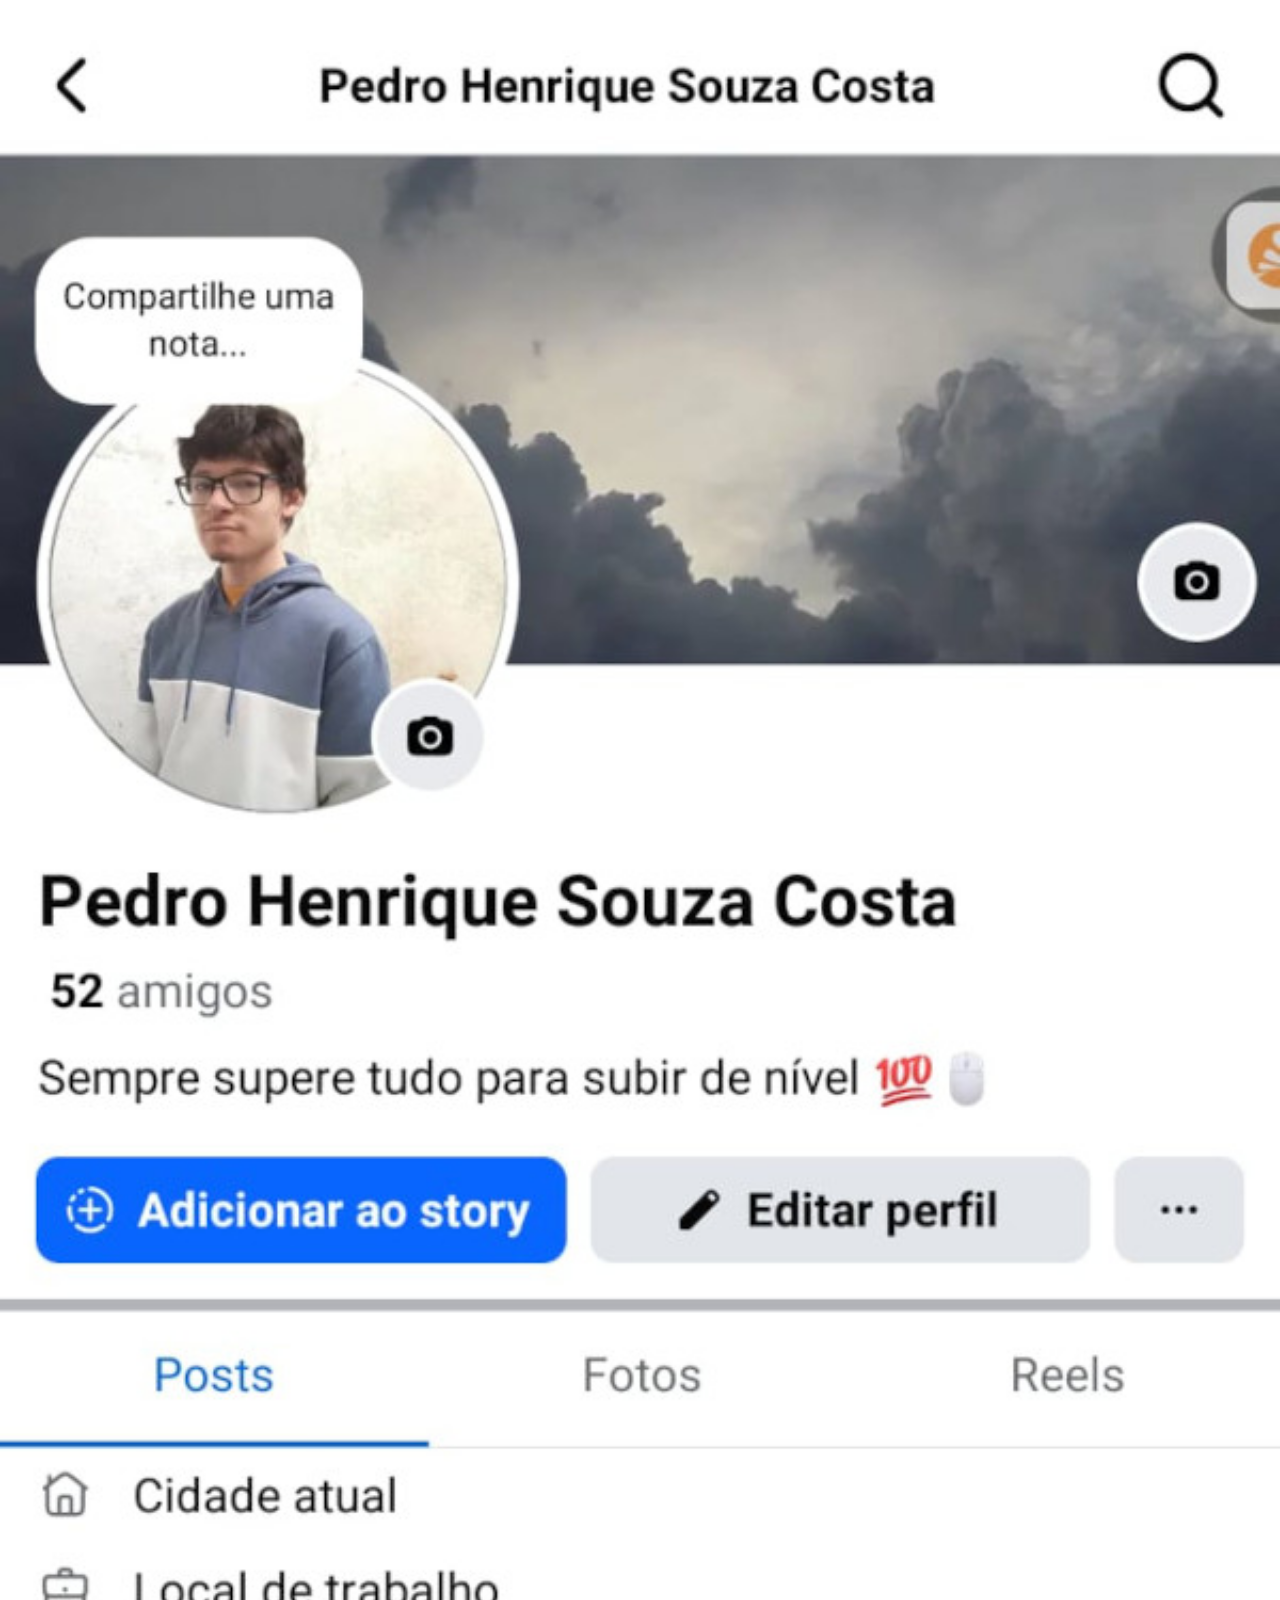
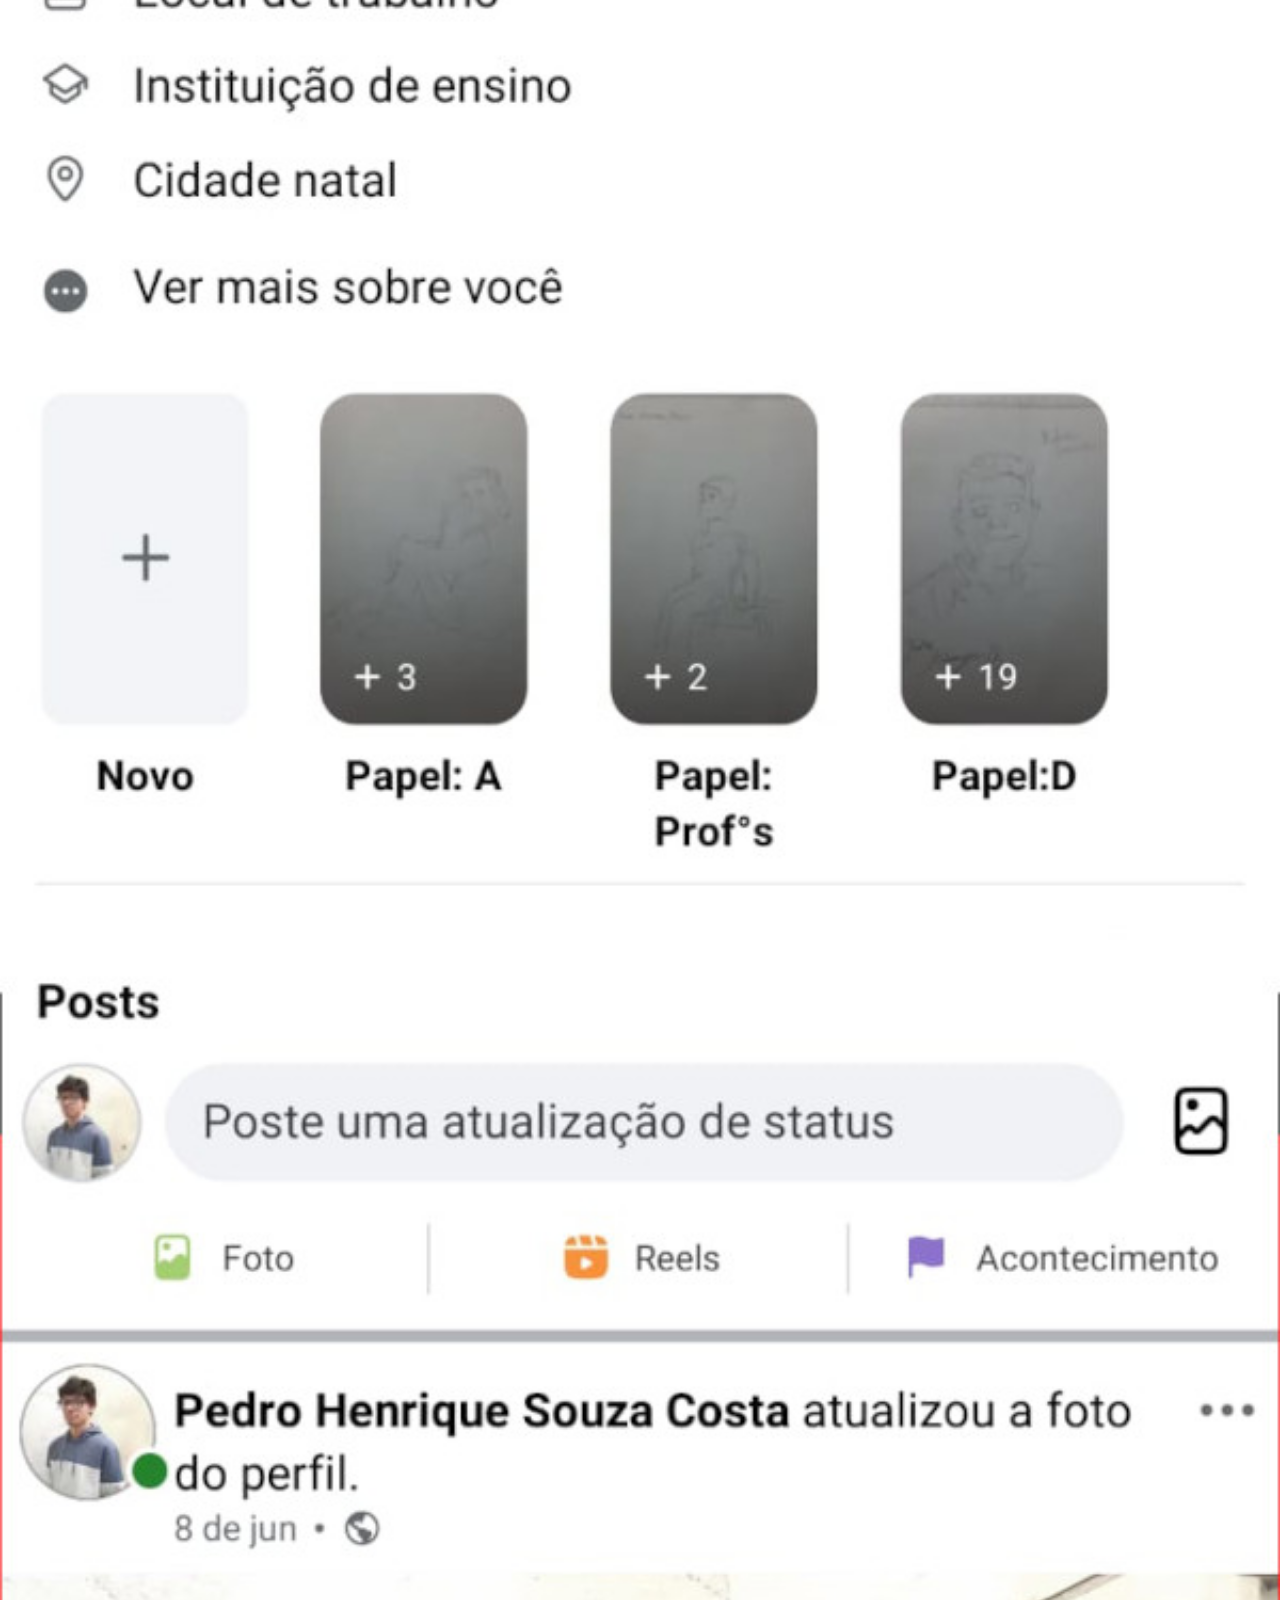
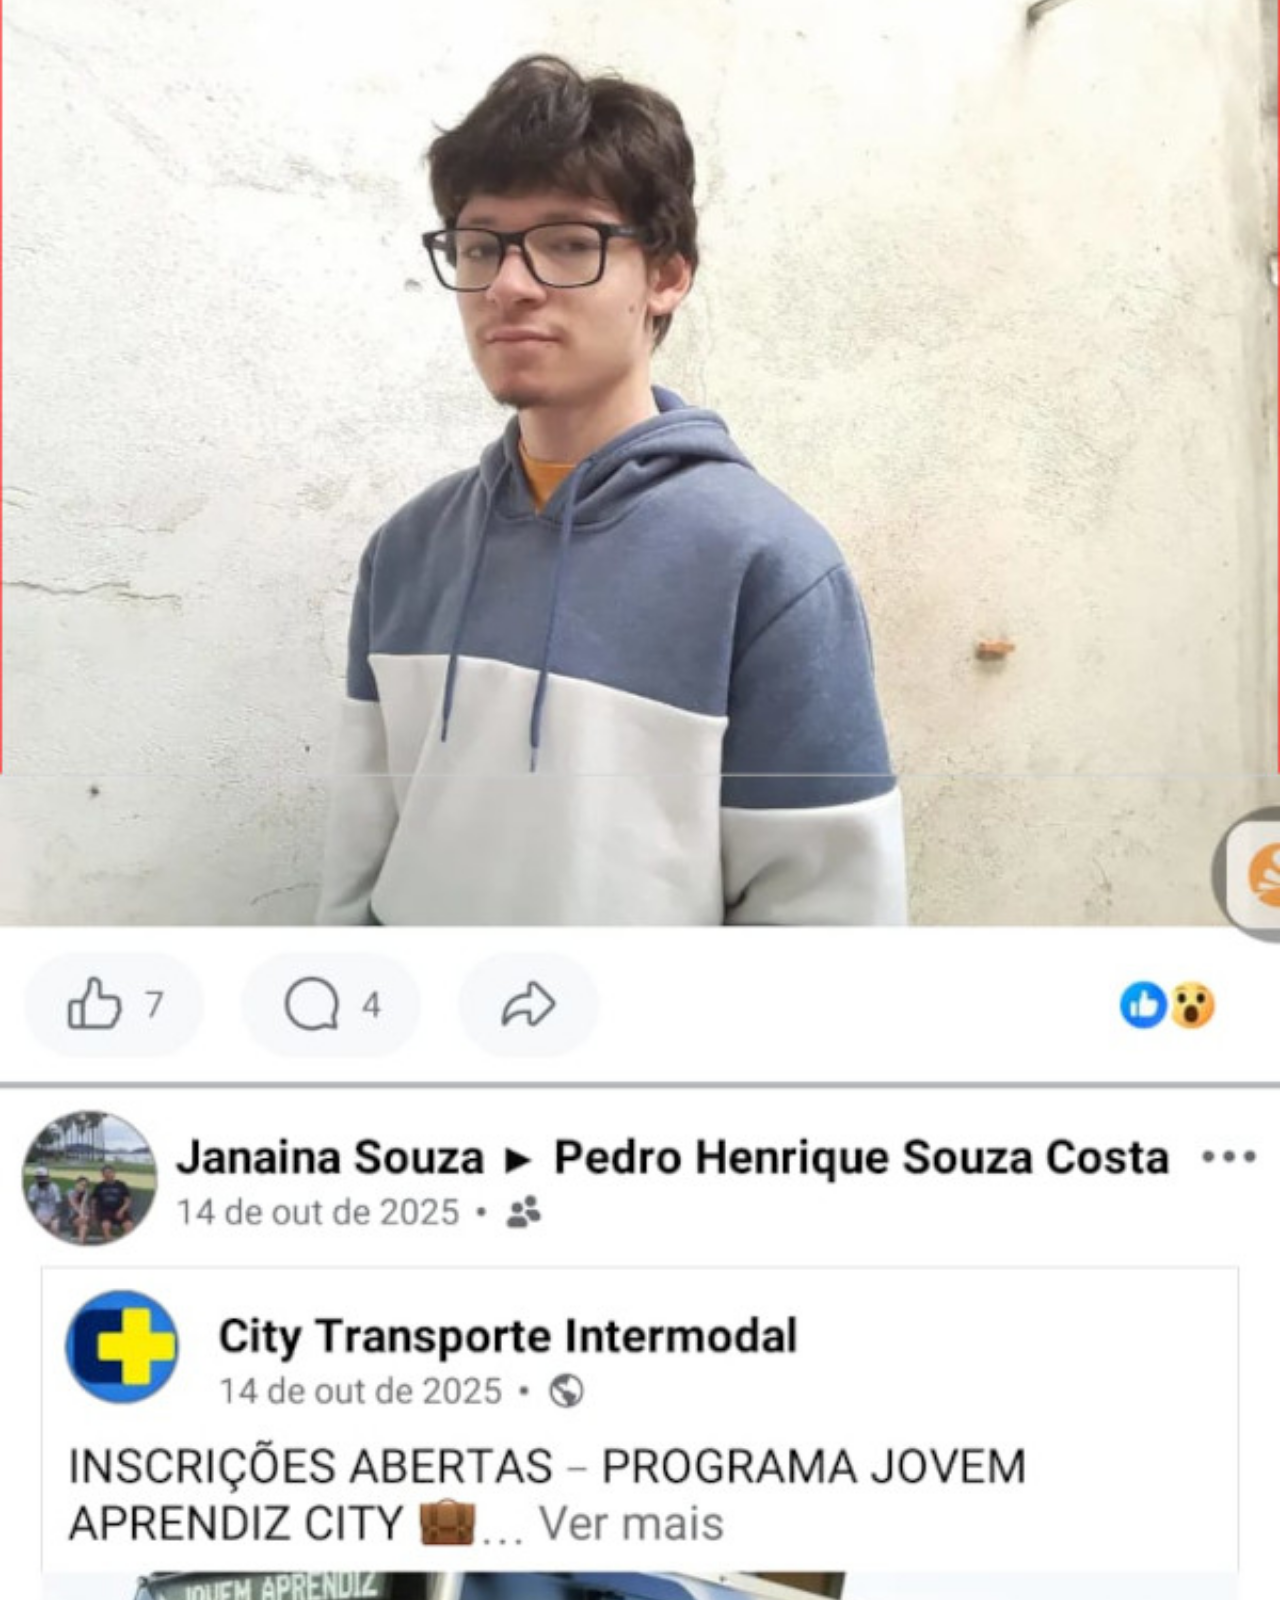
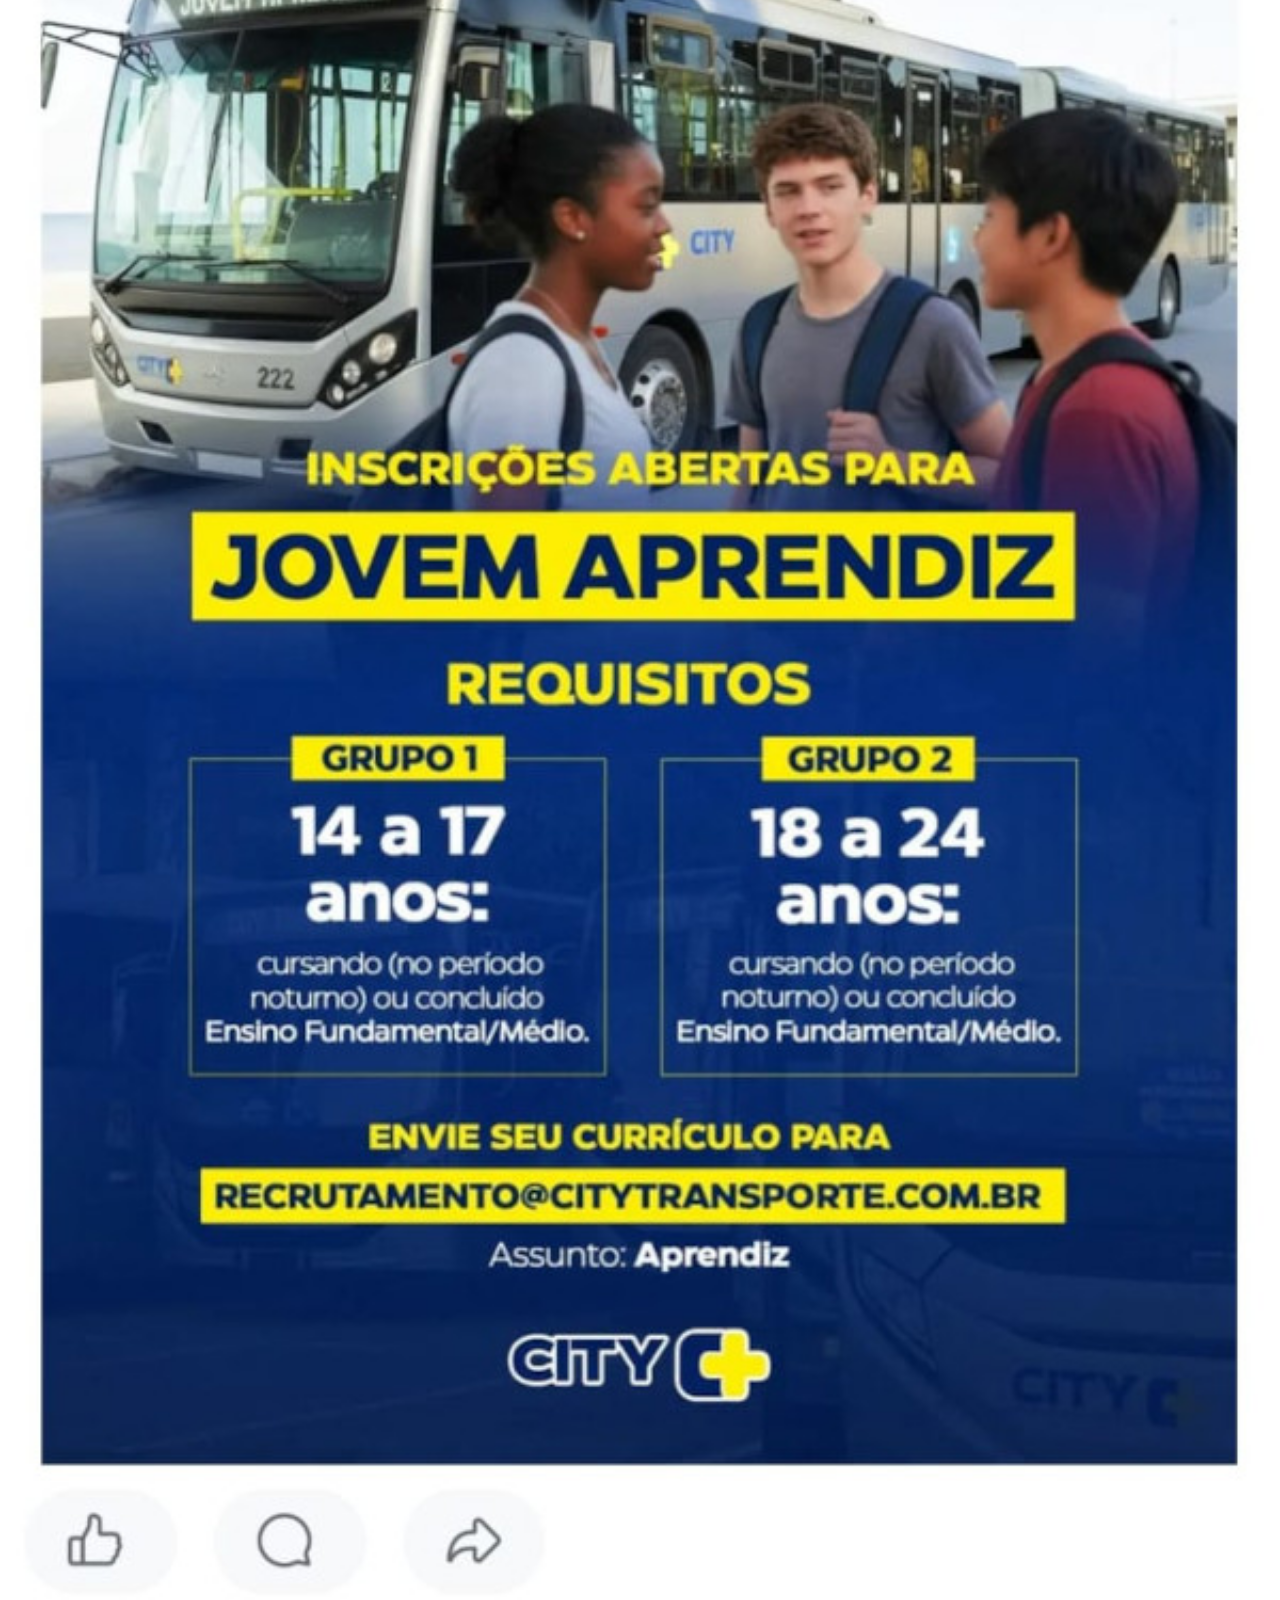
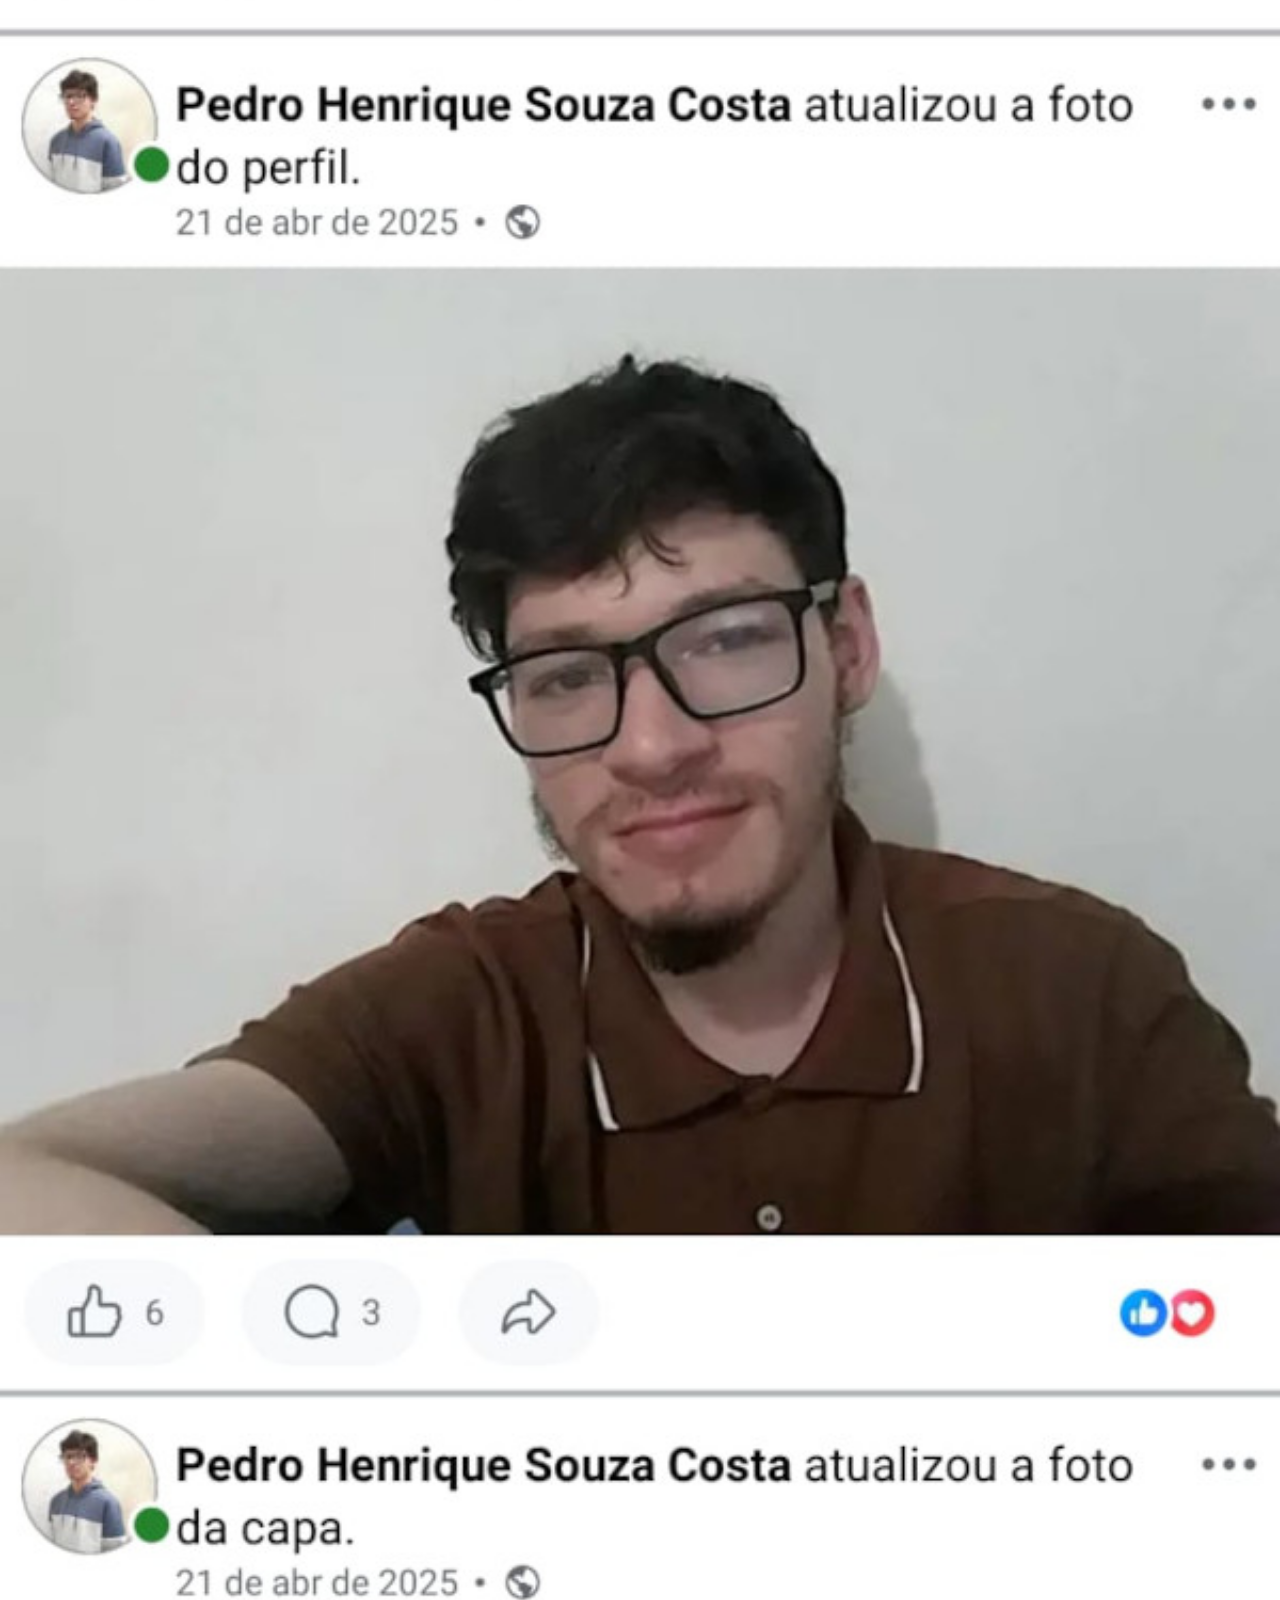
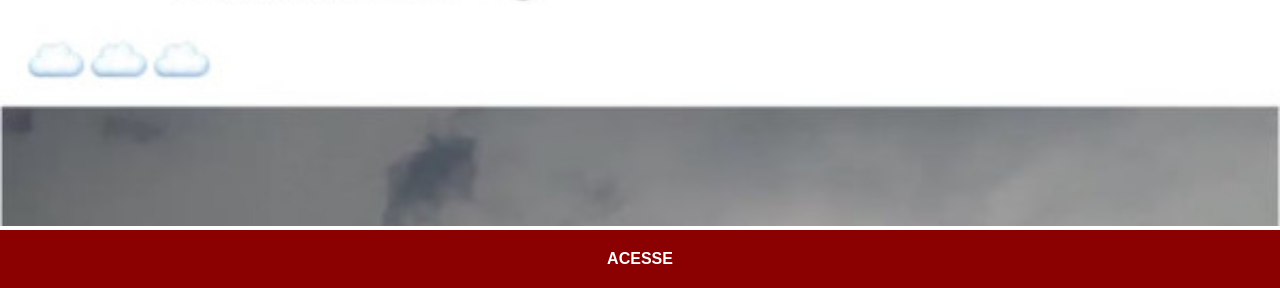
<file: facebook.html>
<!DOCTYPE html>
<html lang="pt-br">
<head>
    <meta charset="UTF-8">
    <meta name="viewport" content="width=device-width, initial-scale=1.0">
    <title>Facebook</title>
    <link rel="stylesheet" href="estilos/social.css">
</head>
<body>
    <img src="pacote-d013/imagens/tela-facebook.jpg" alt="Facebook"><a href="https://www.facebook.com/pedrohenrique.souzacosta.12?locale=pt_BR" target="_blank">ACESSE</a>
</body>
</html>
</file>
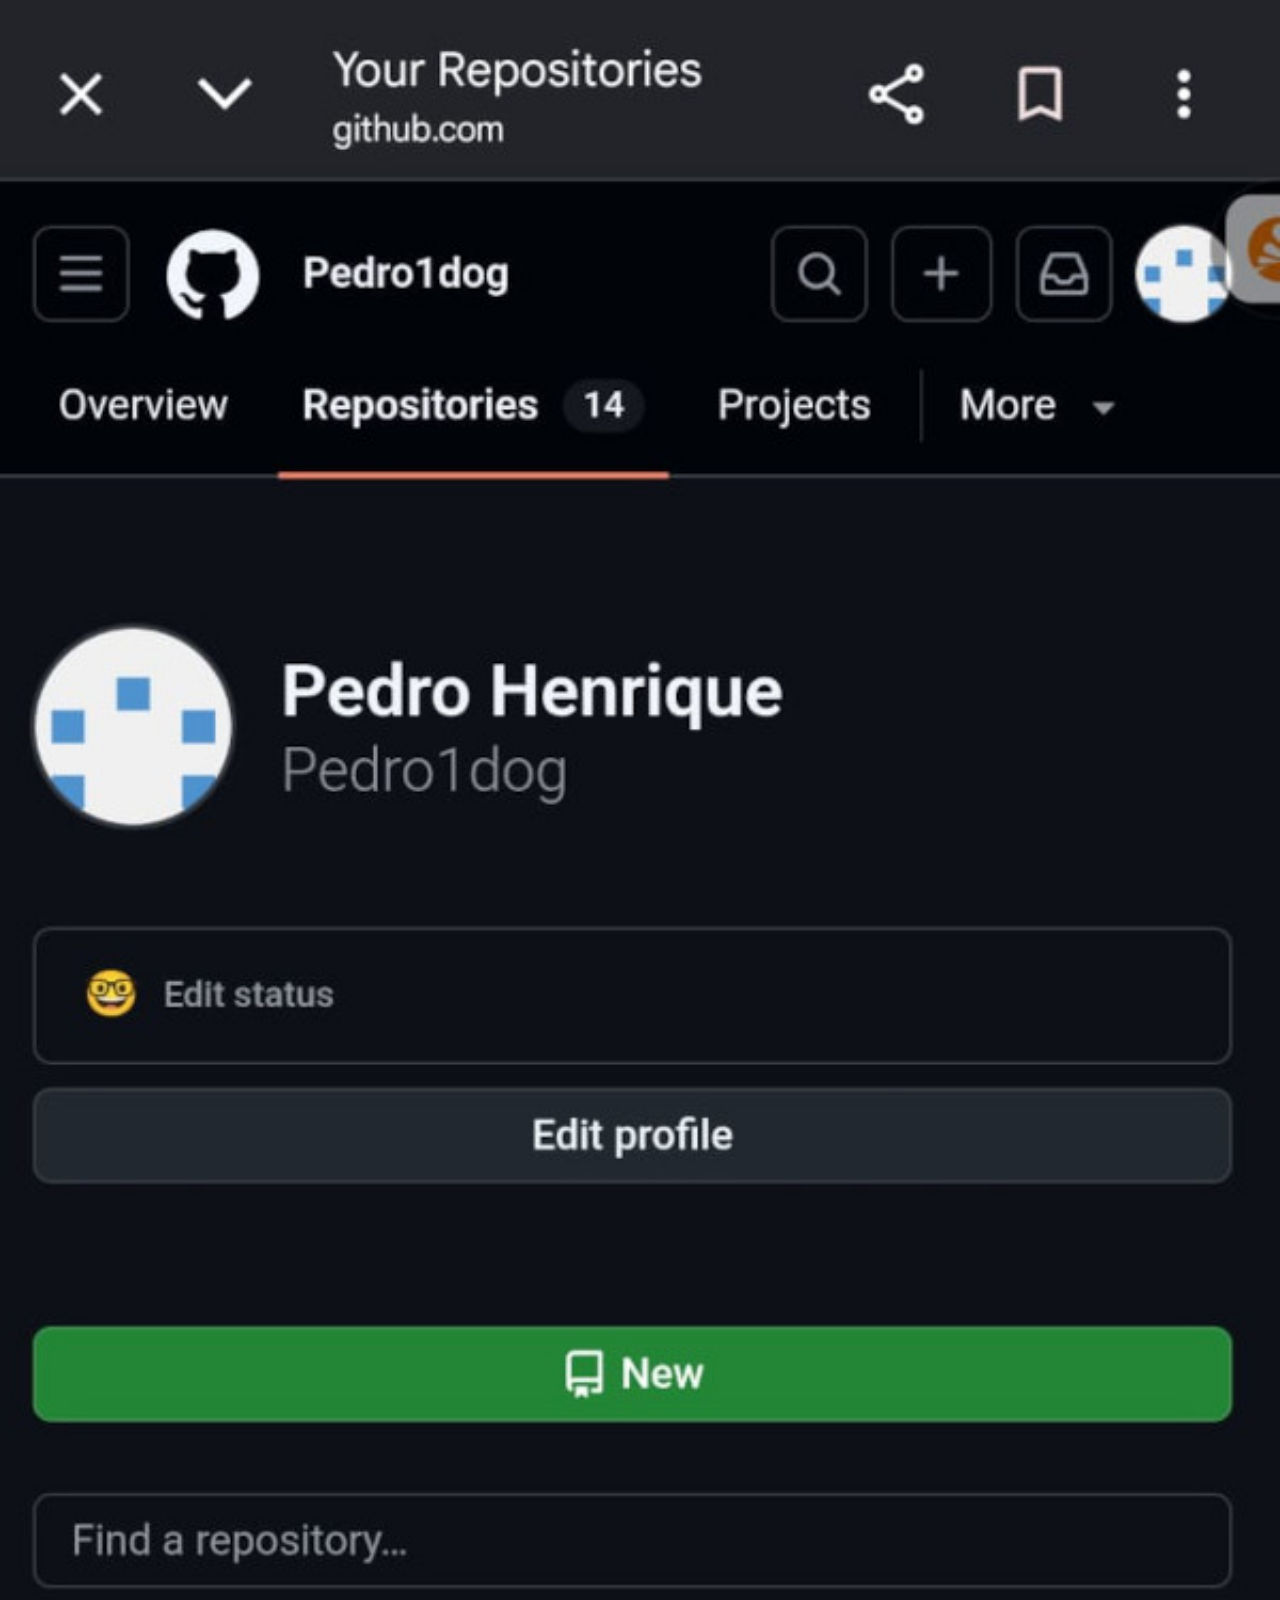
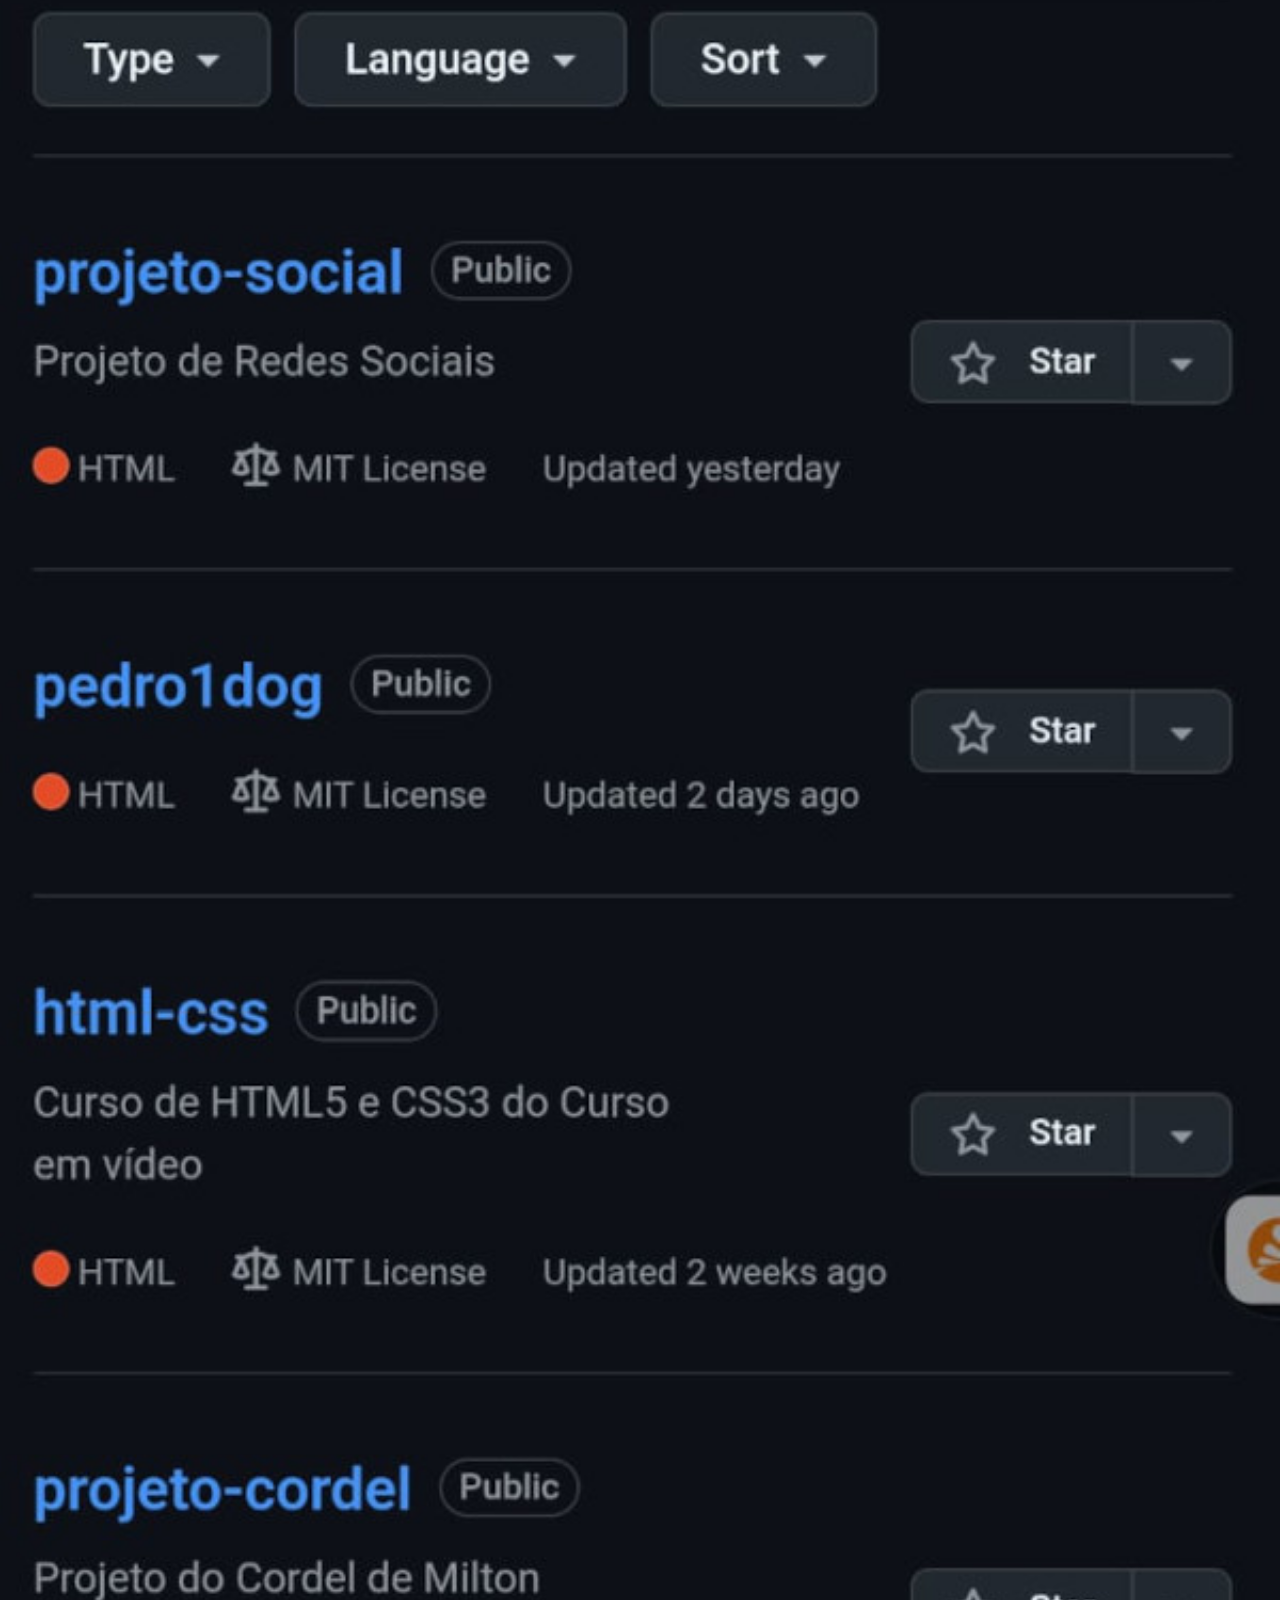
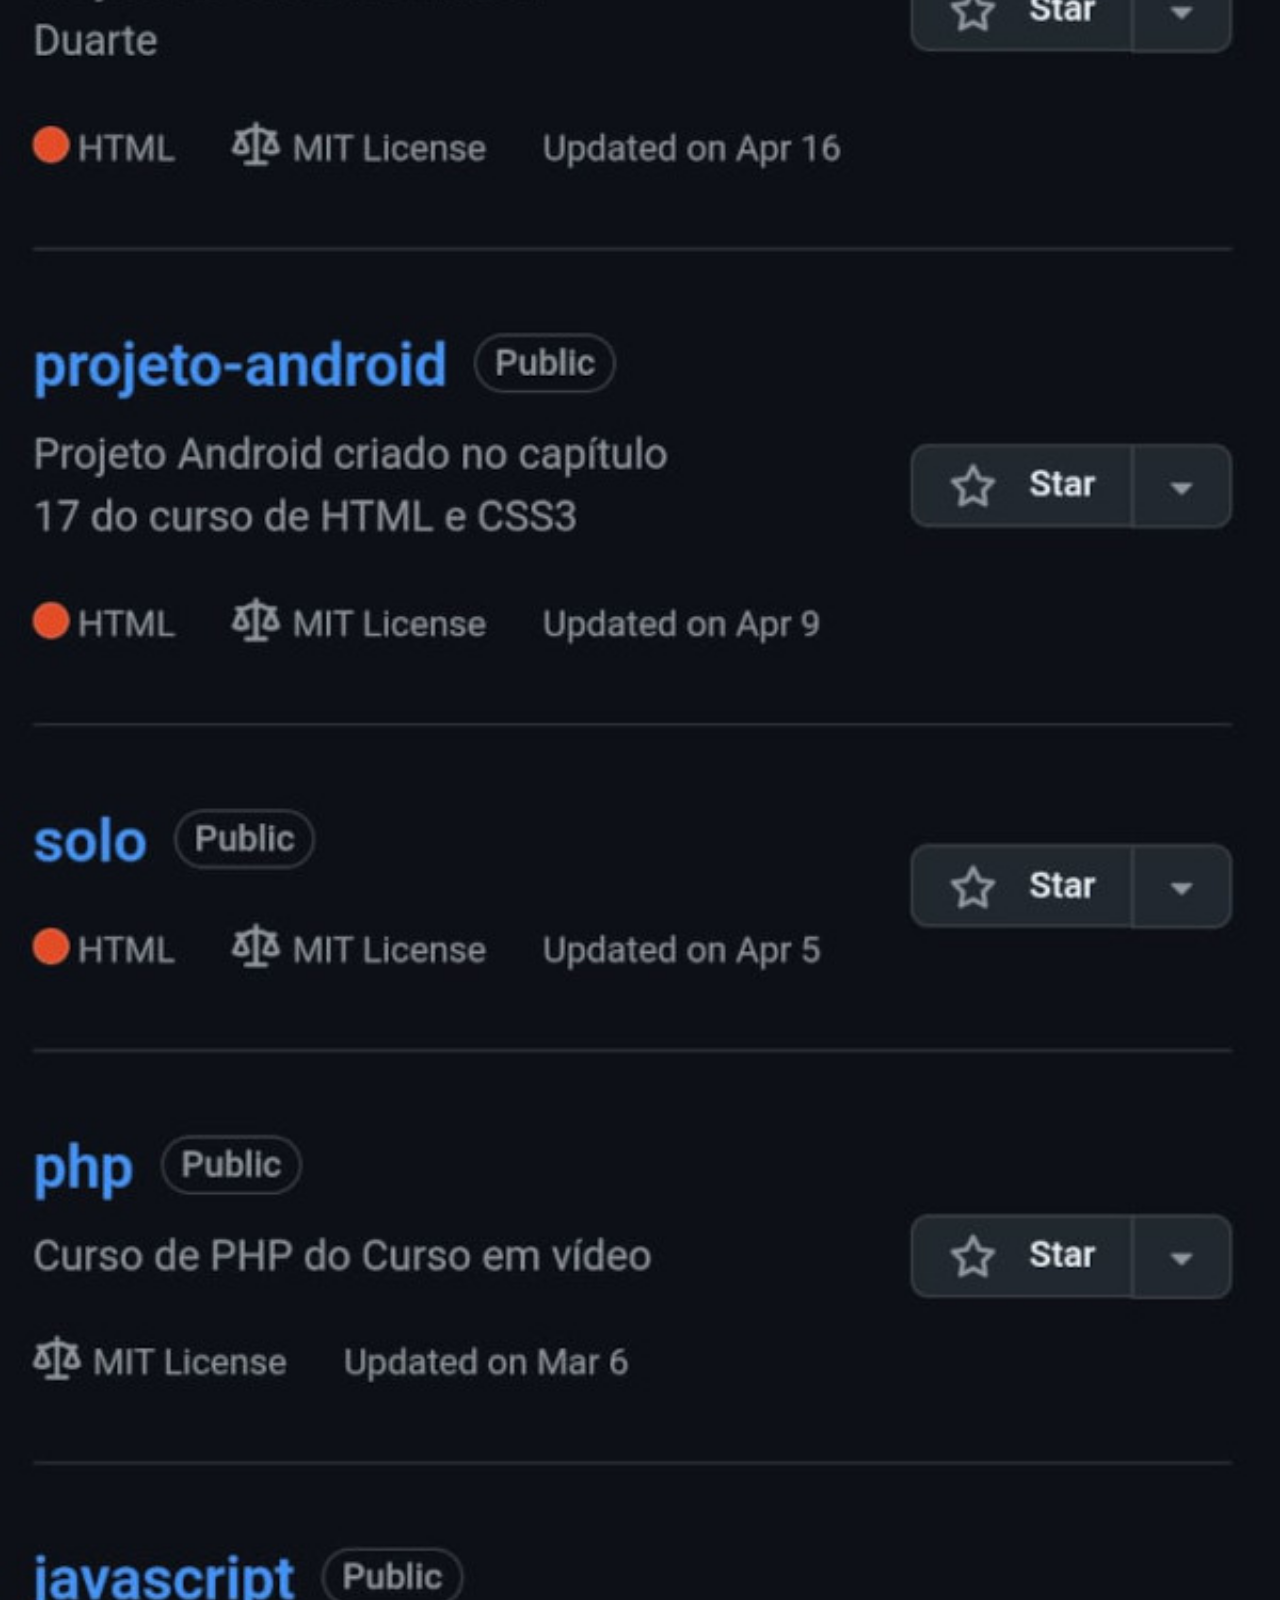
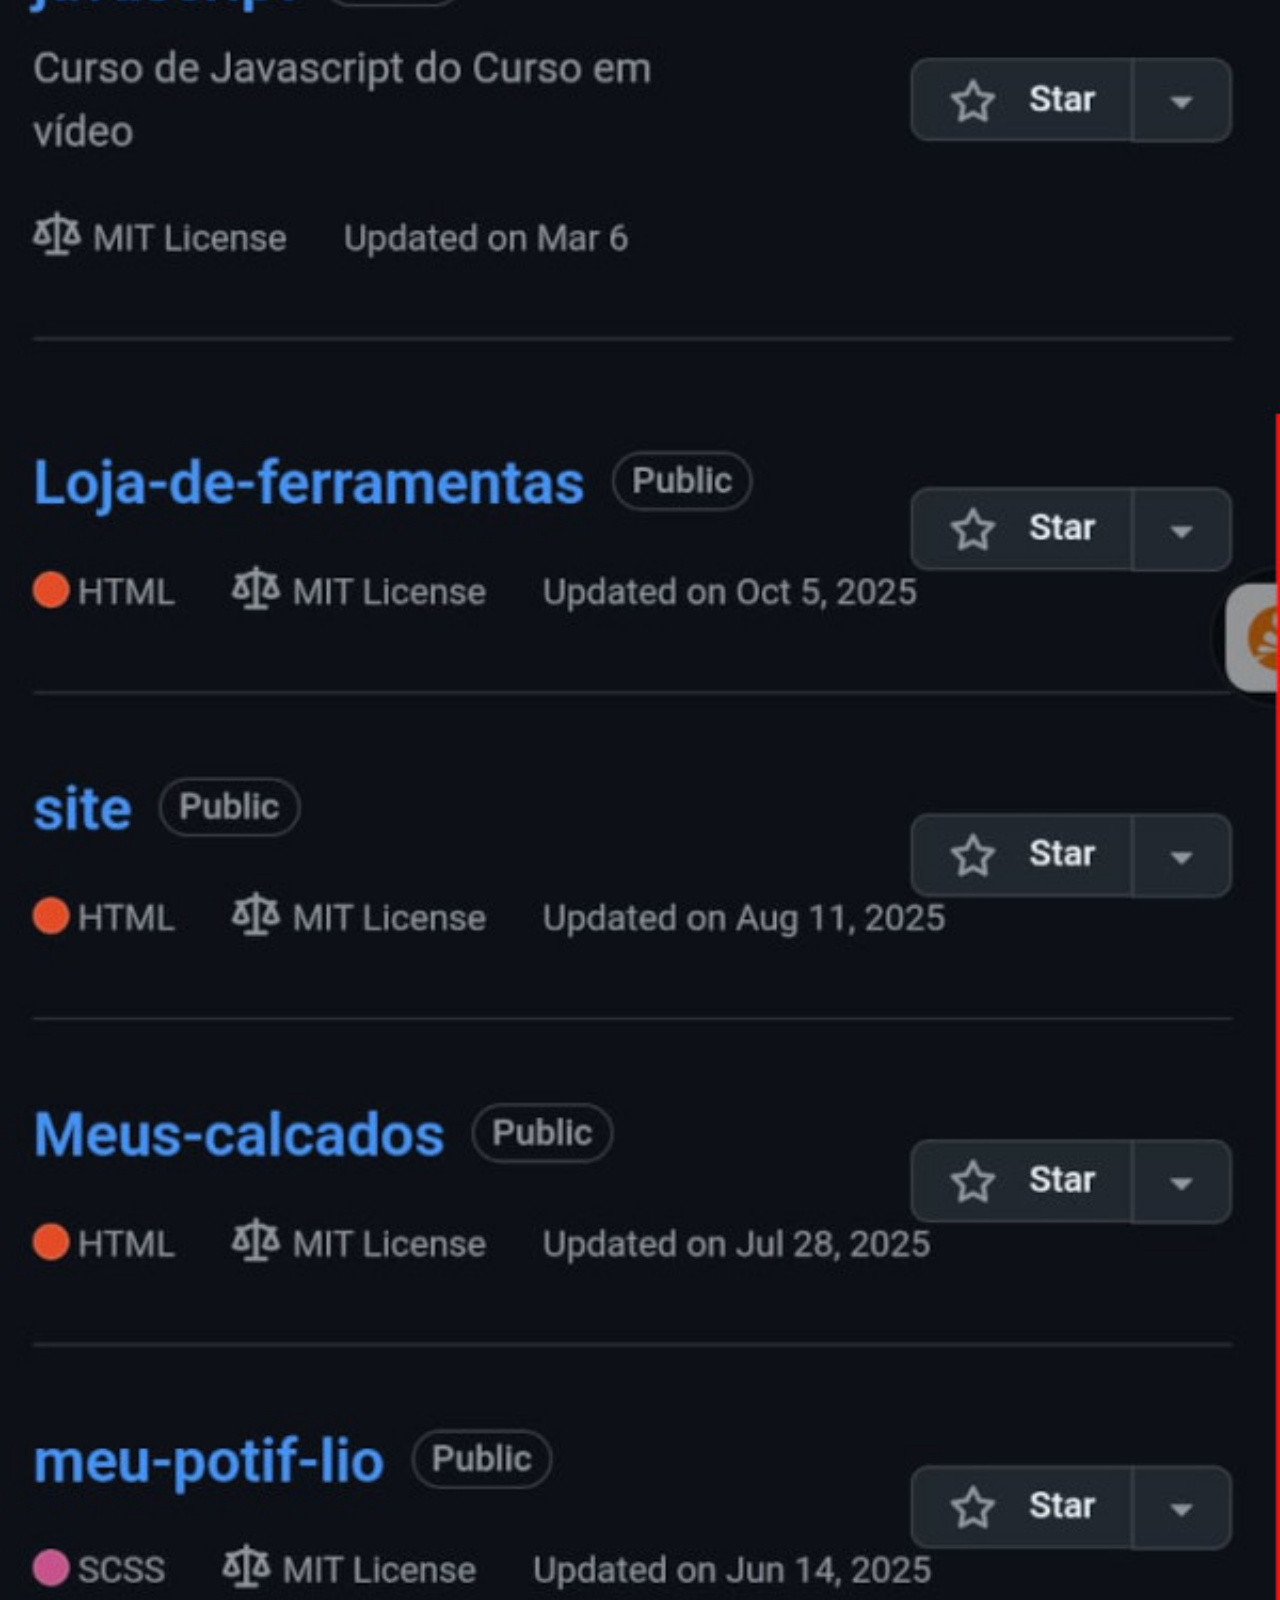
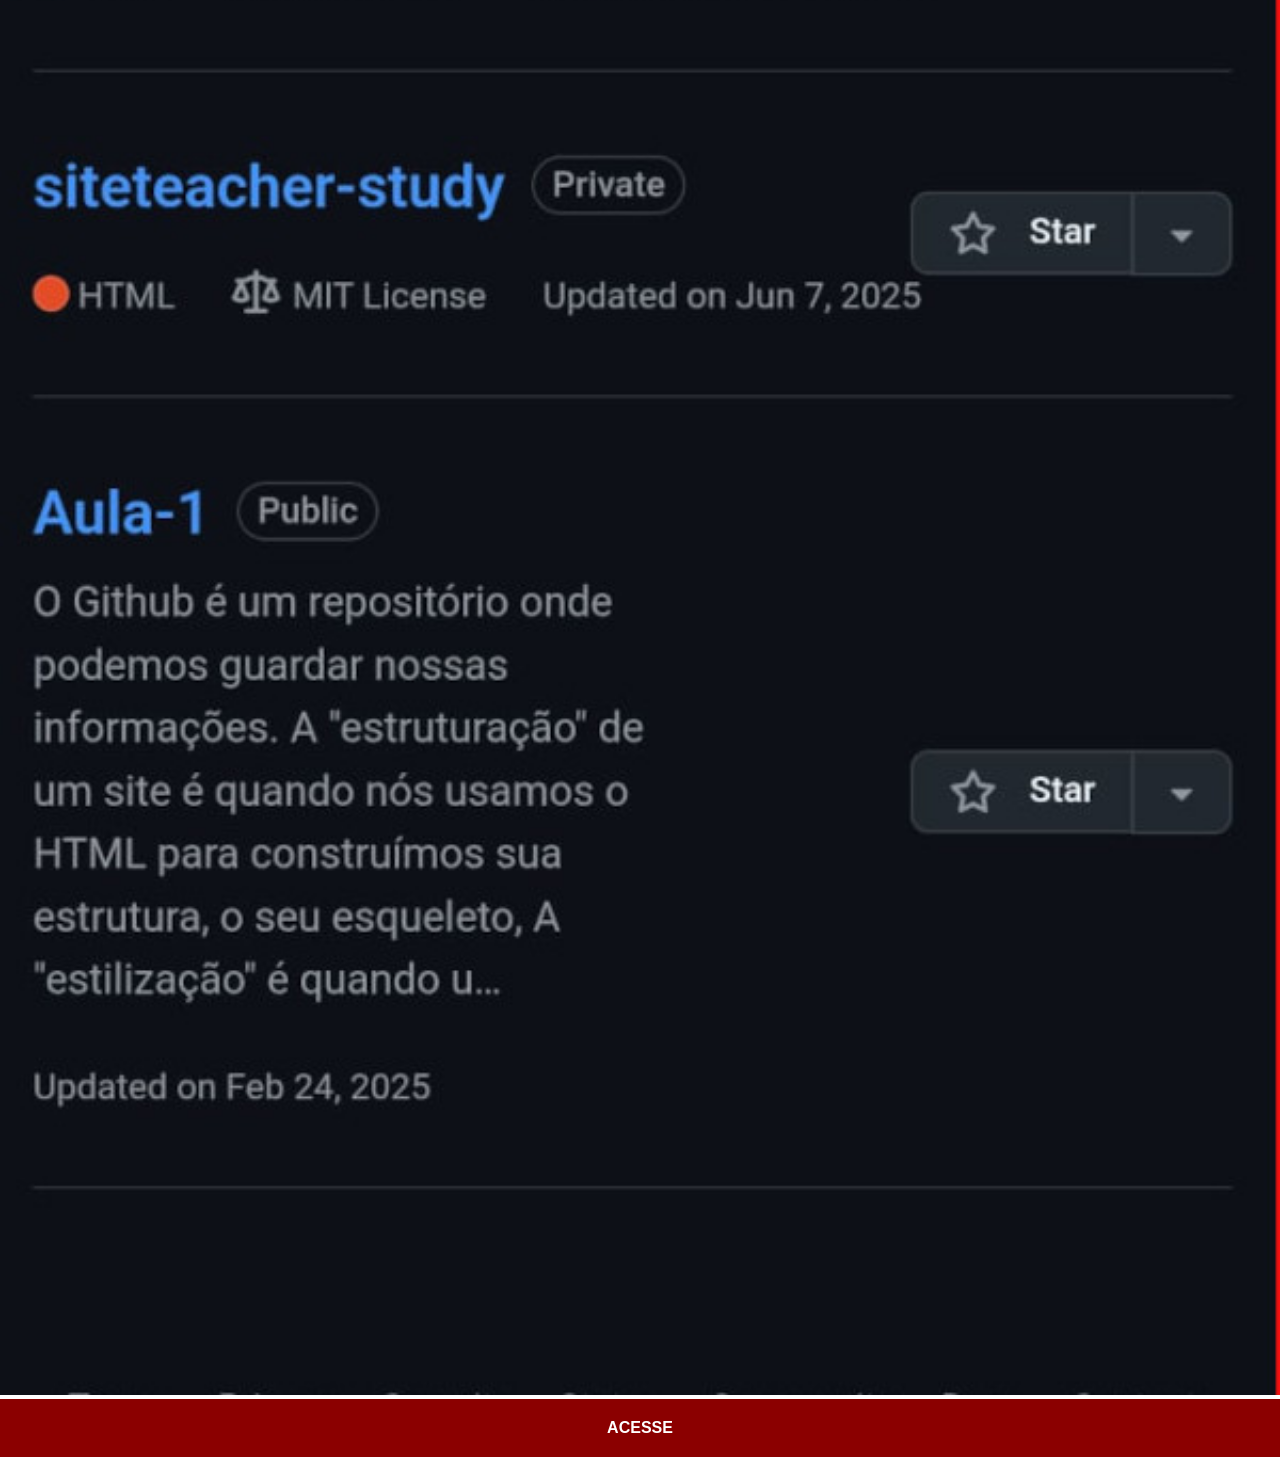
<file: github.html>
<!DOCTYPE html>
<html lang="pt-br">
<head>
    <meta charset="UTF-8">
    <meta name="viewport" content="width=device-width, initial-scale=1.0">
    <title>GitHub</title>
    <link rel="stylesheet" href="estilos/social.css">
</head>
<body>
    <img src="pacote-d013/imagens/tela-github.jpg" alt="GitHub"><a href="https://github.com/Pedro1dog?tab=repositories" target="_blank">ACESSE</a>
</body>
</html>
</file>
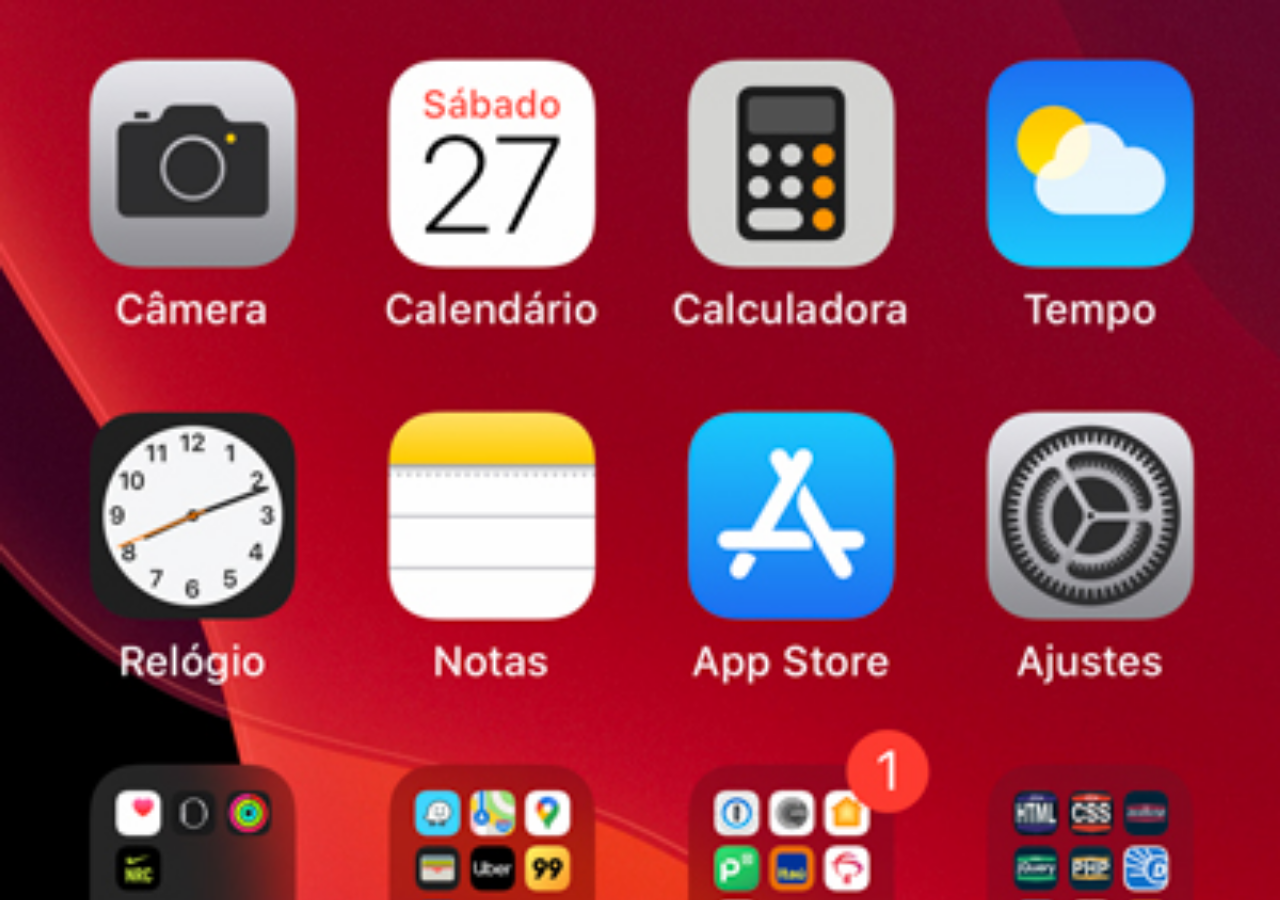
<file: home.html>
<!DOCTYPE html>
<html lang="pt-br">
<head>
    <meta charset="UTF-8">
    <meta name="viewport" content="width=device-width, initial-scale=1.0">
    <title>Home</title>
    <style>
        * {
            margin: 0px;
            padding: 0px;
        }

        body {
            width: 100vw;
            height: 100vh;
            background: black url('pacote-d013/imagens/tela-home.jpg') no-repeat top center;
            background-size: cover;
        }
    </style>
</head>
<body>
    
</body>
</html>
</file>
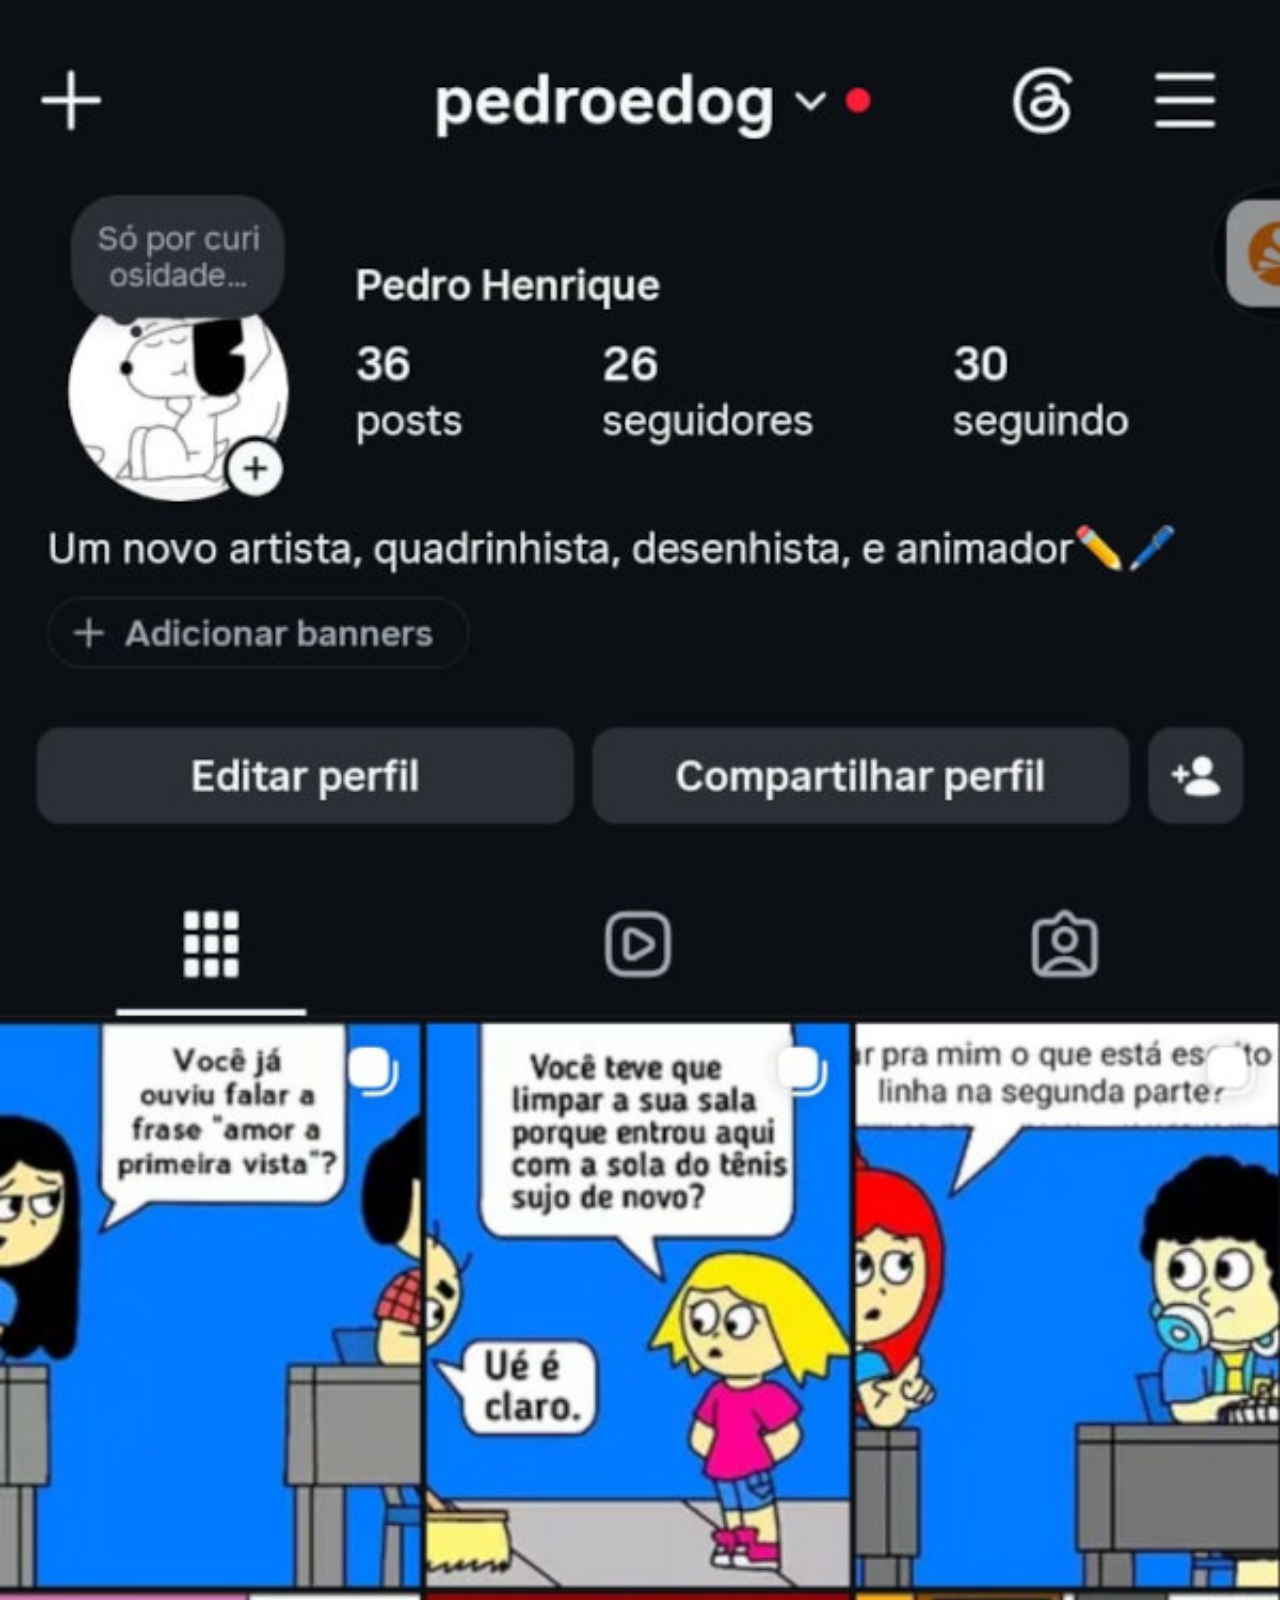
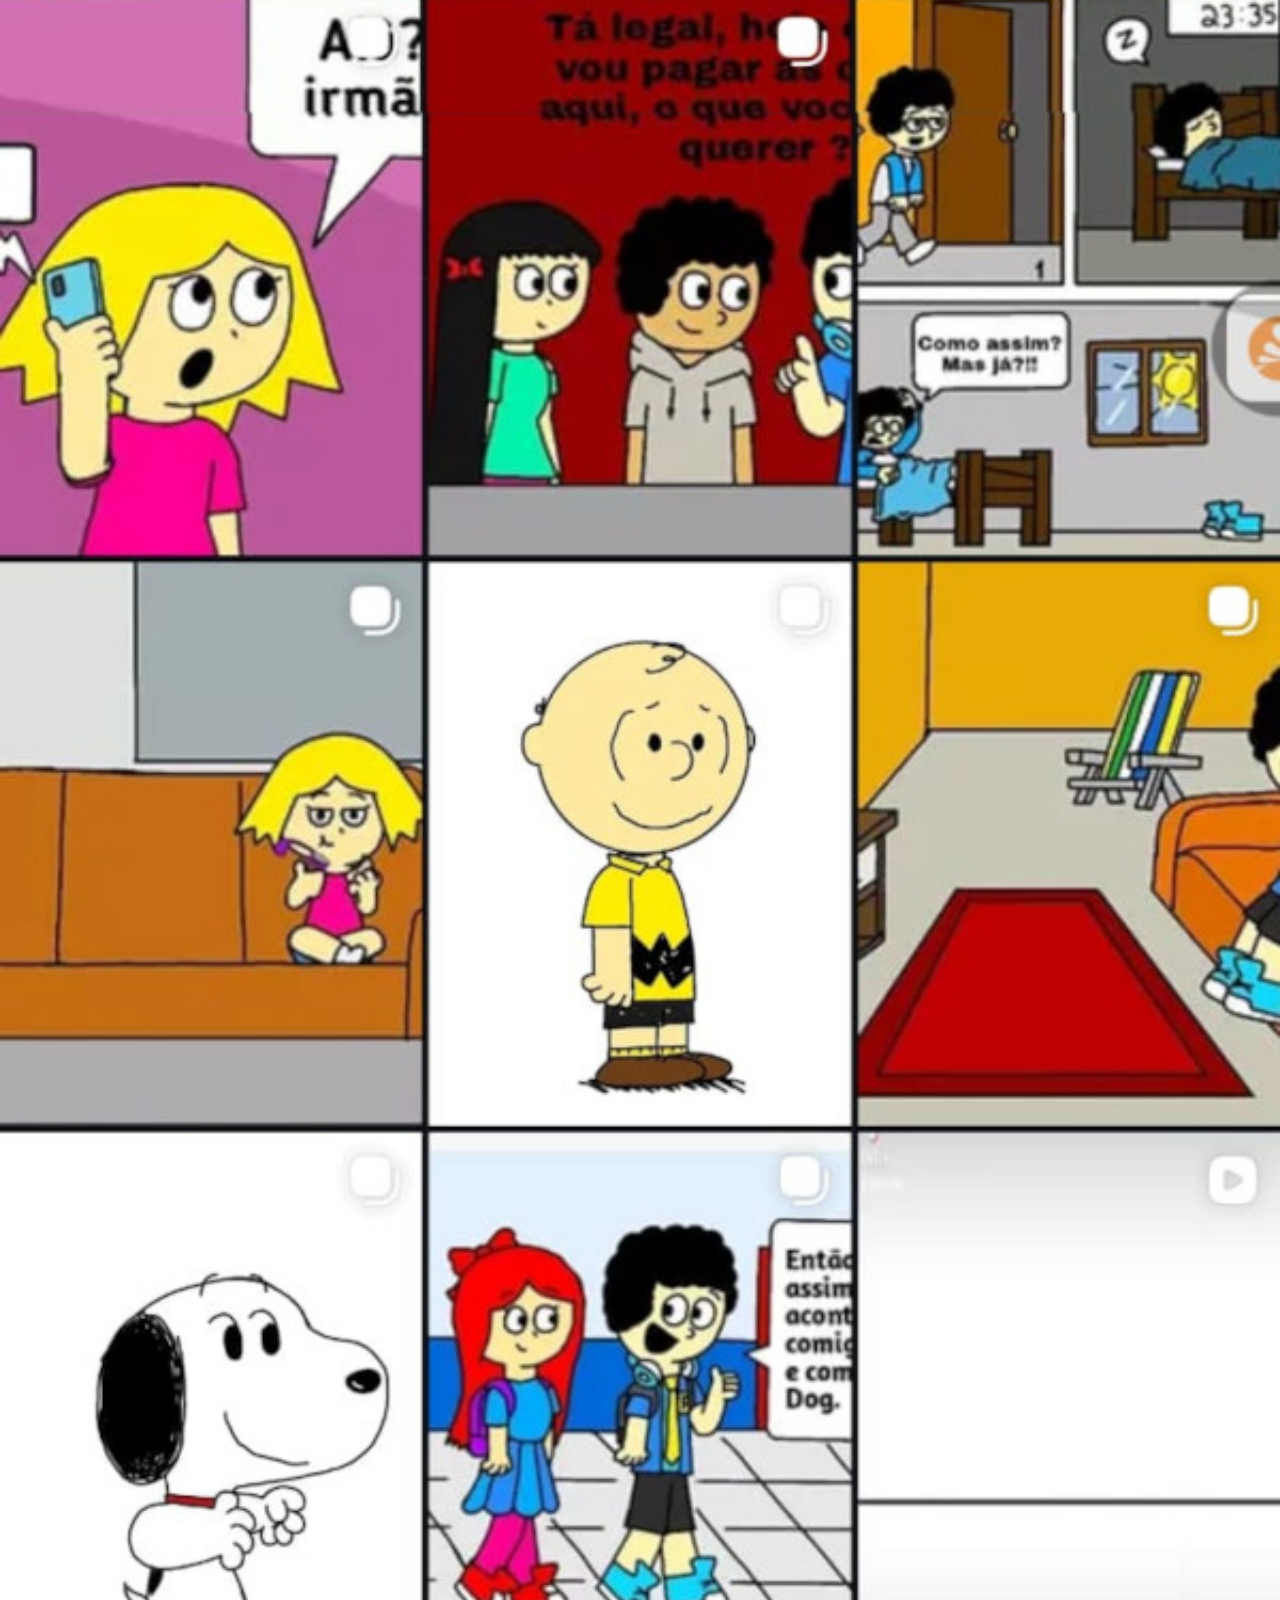
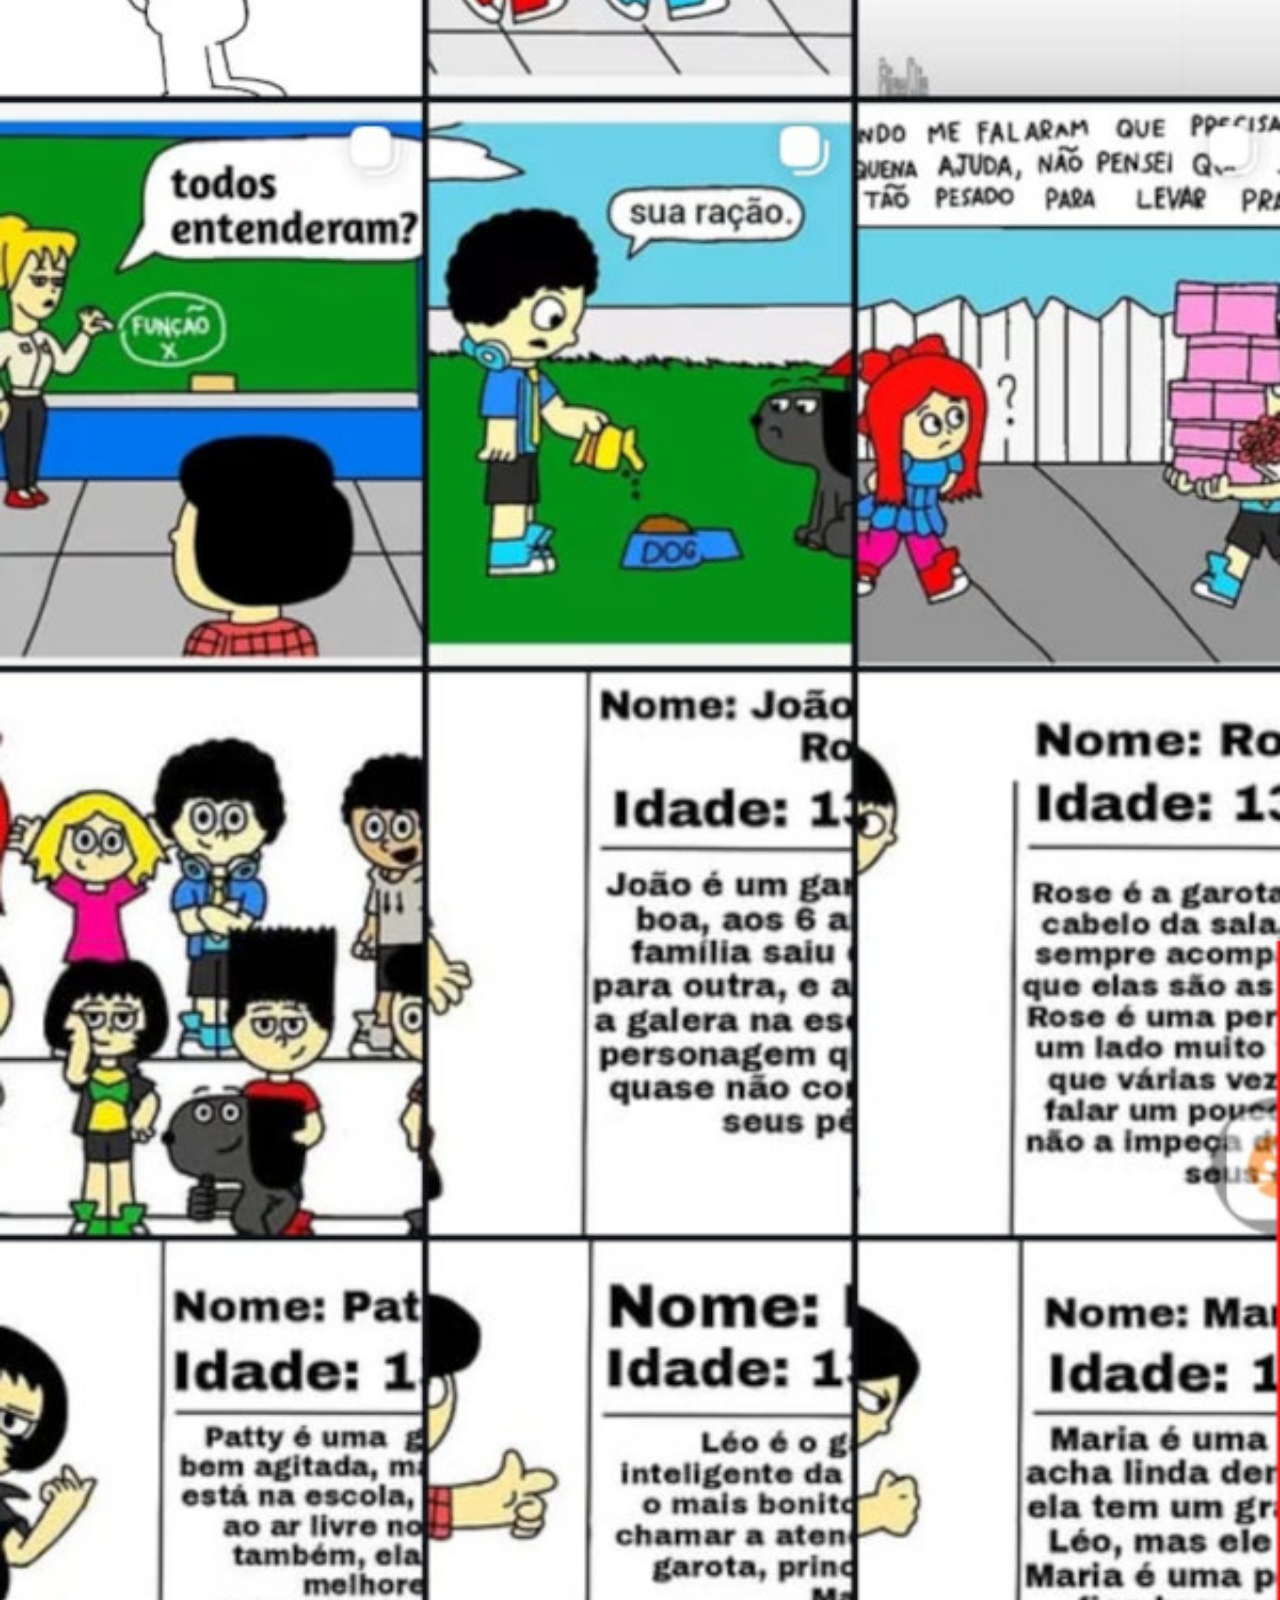
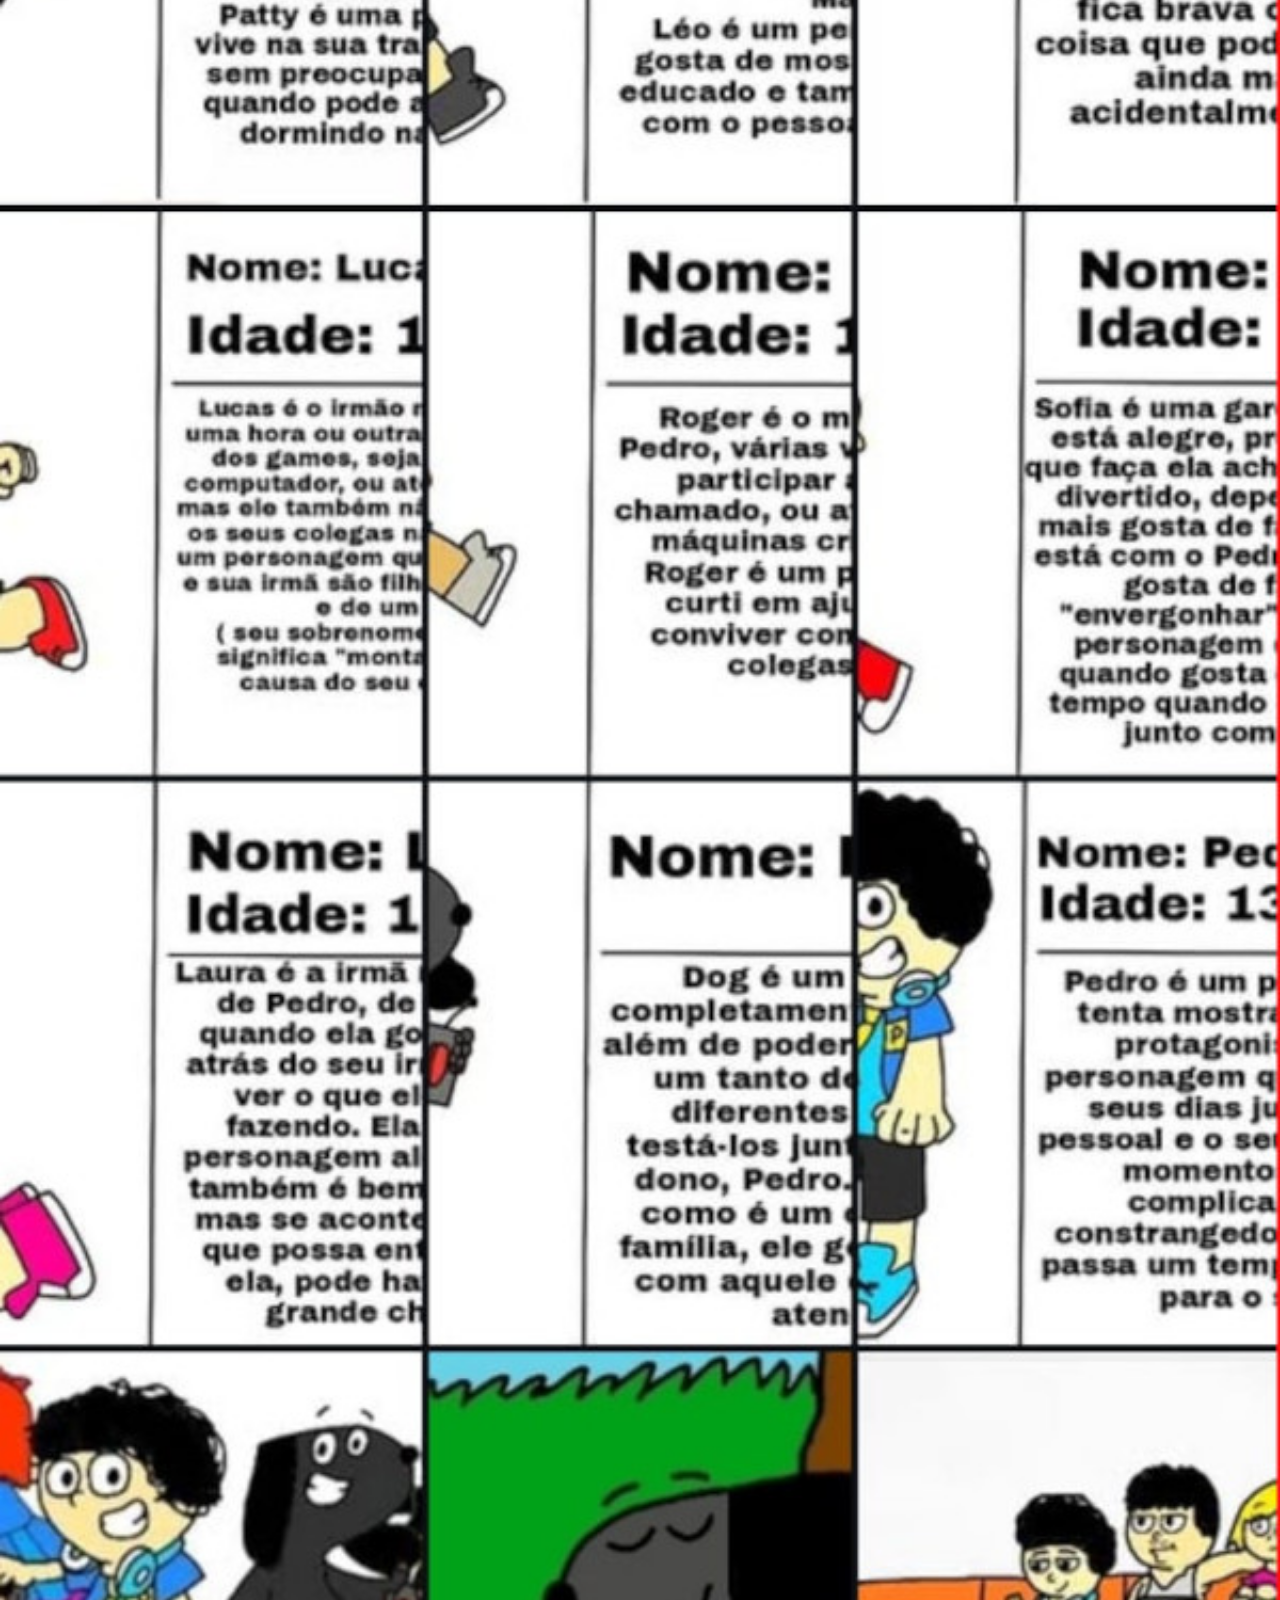
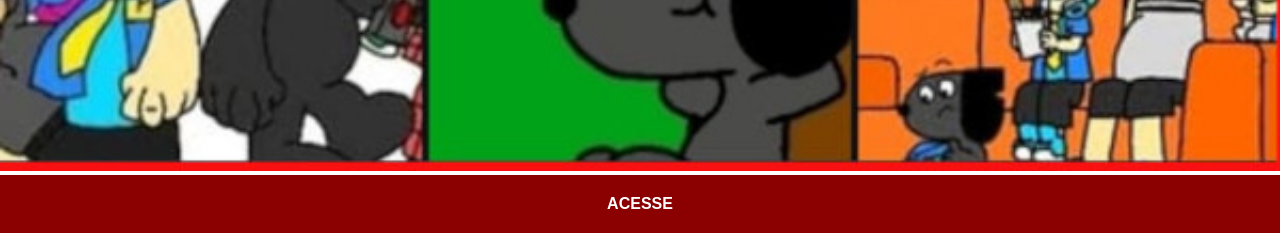
<file: instagram.html>
<!DOCTYPE html>
<html lang="pt-br">
<head>
    <meta charset="UTF-8">
    <meta name="viewport" content="width=device-width, initial-scale=1.0">
    <title>Instagram</title>
    <link rel="stylesheet" href="estilos/social.css">
</head>
<body>
    <img src="pacote-d013/imagens/tela-instagram.jpg" alt="Instagram"><a href="https://www.instagram.com/pedroedog?igsh=dHdsNXM2MG9rdGJp" target="_blank">ACESSE</a>
</body>
</html>
</file>
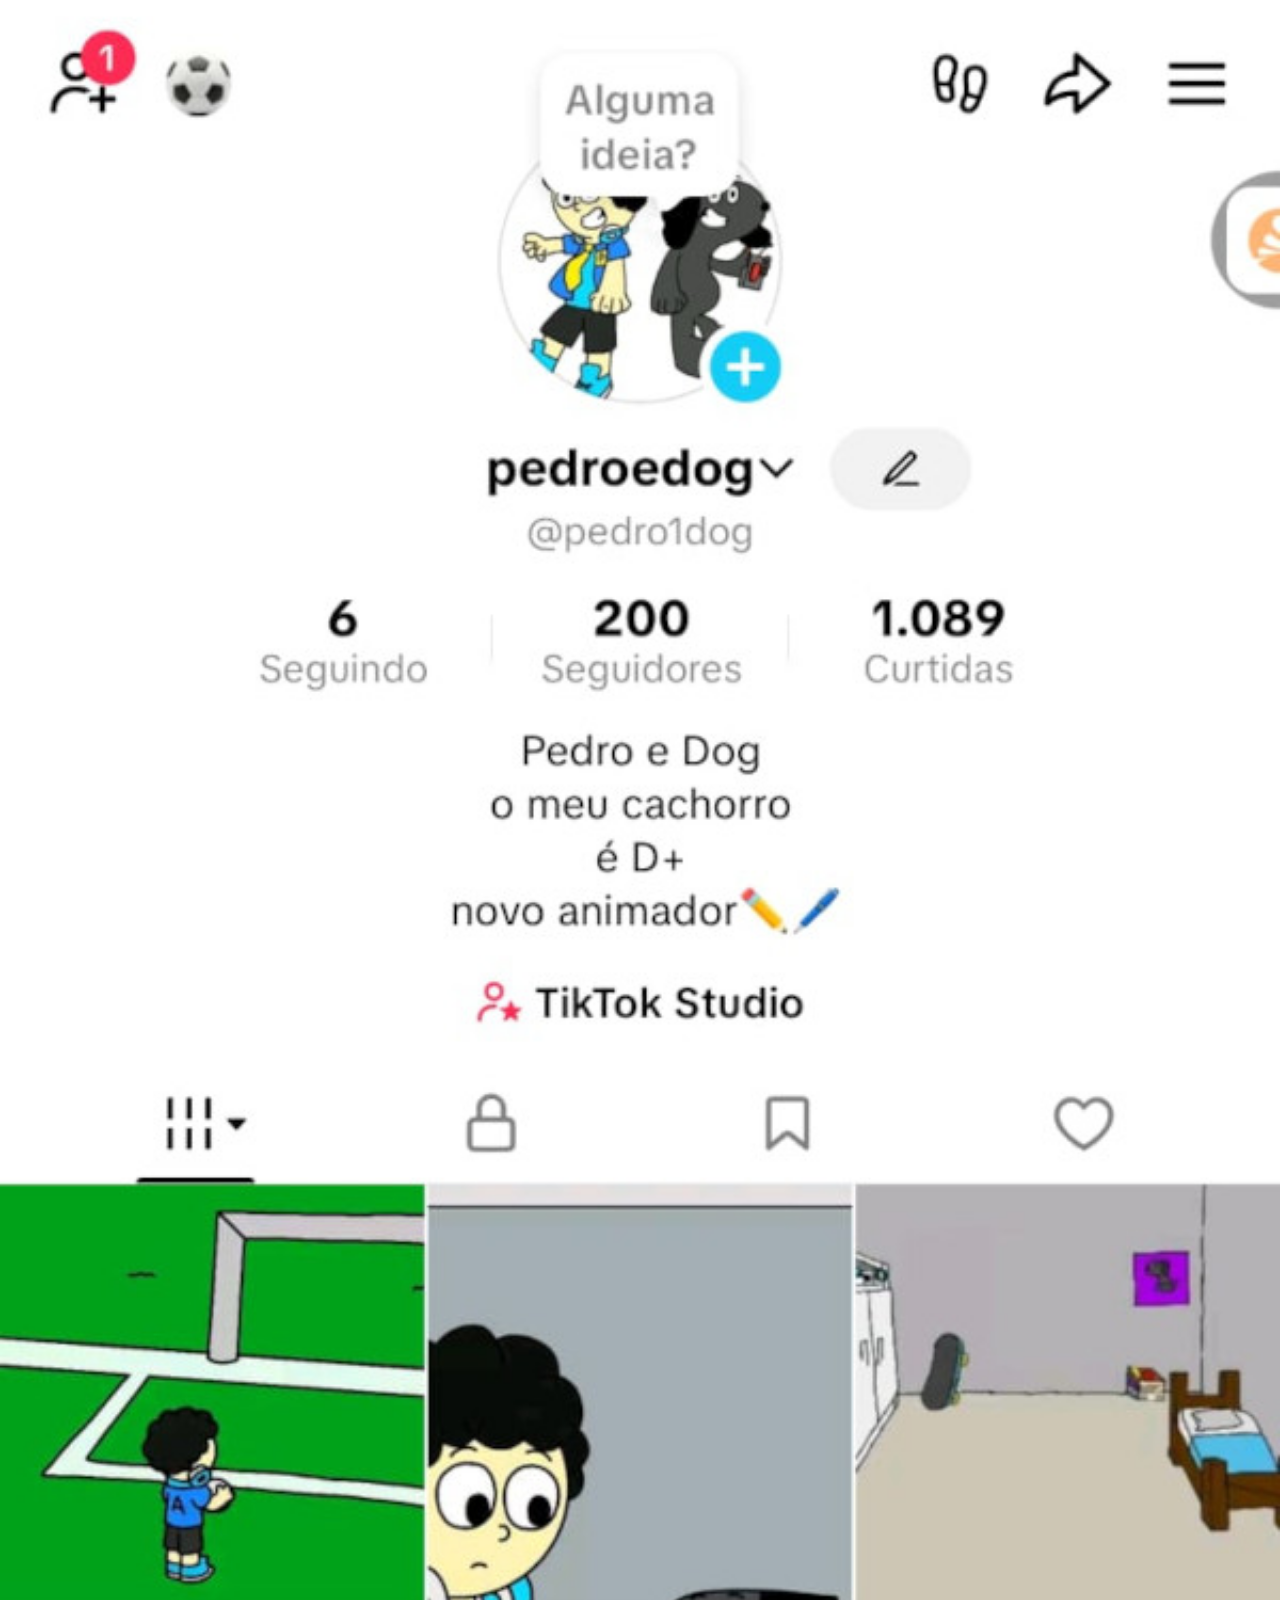
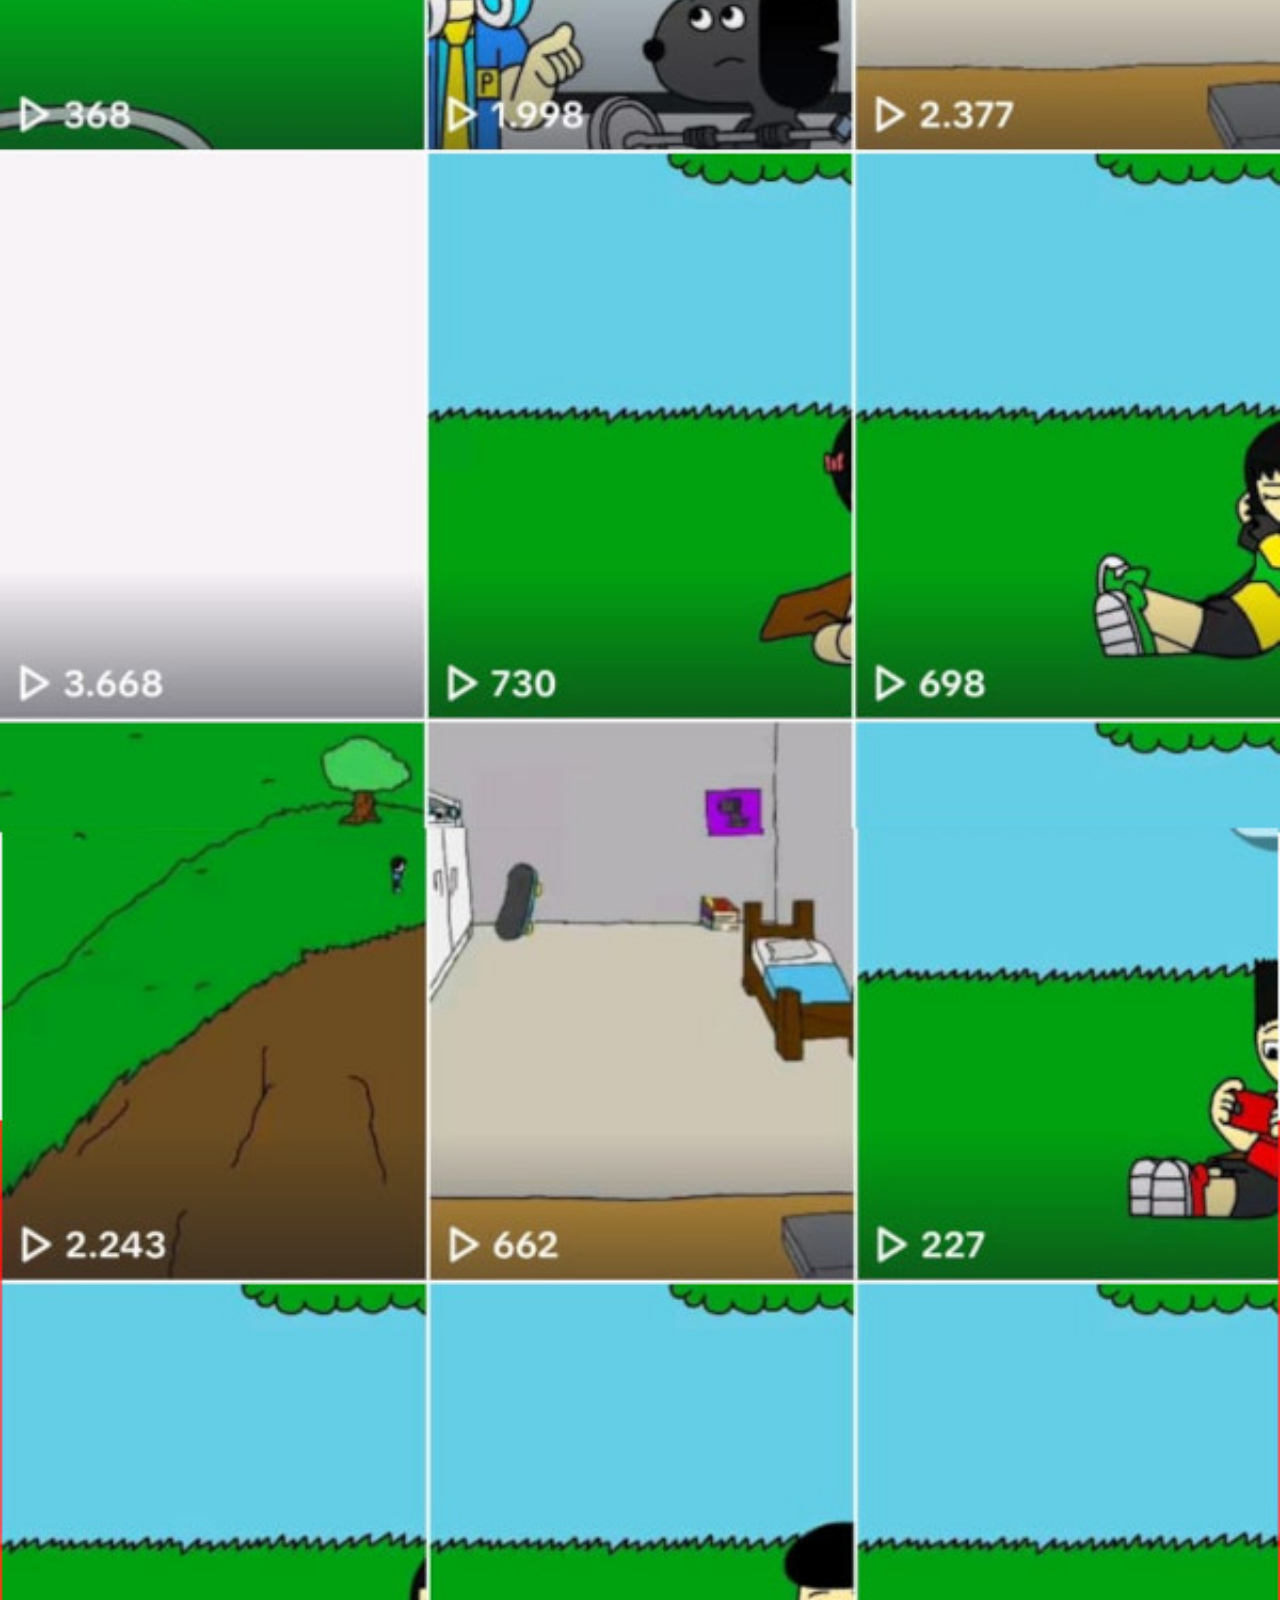
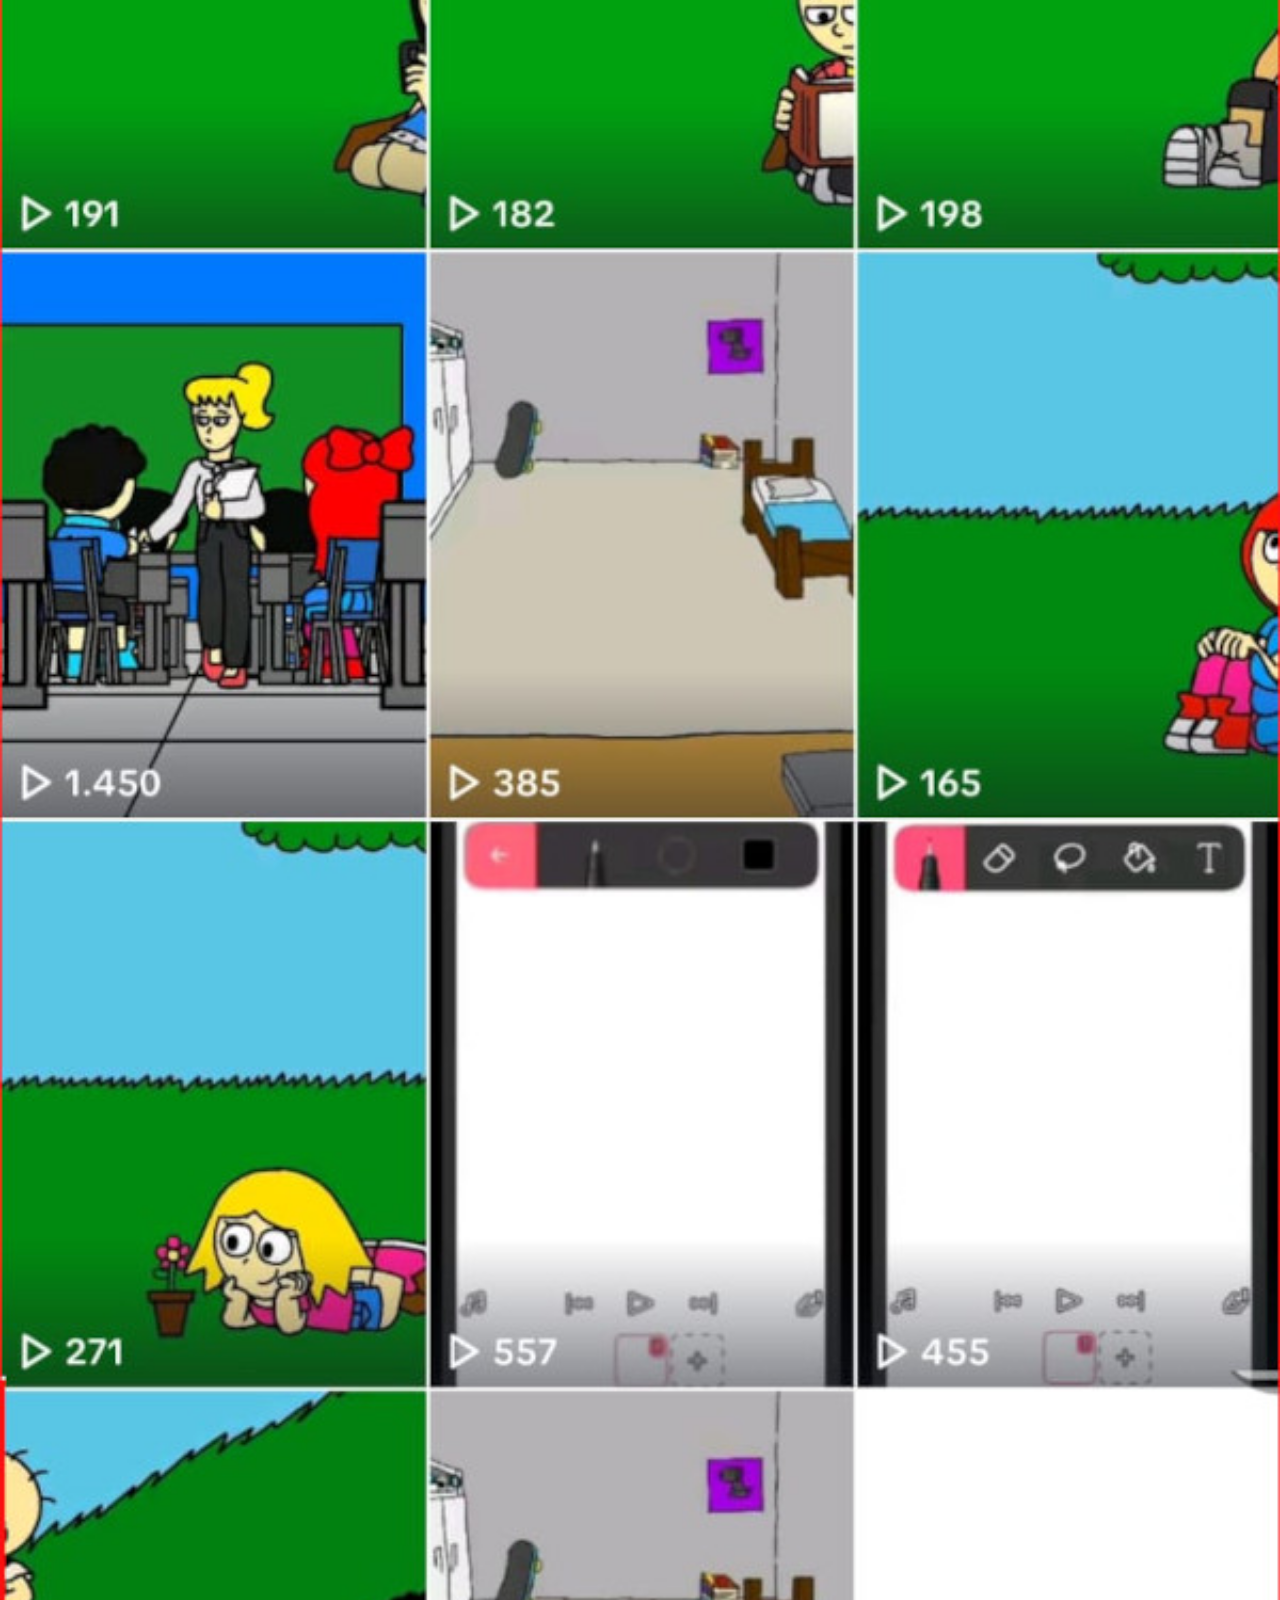
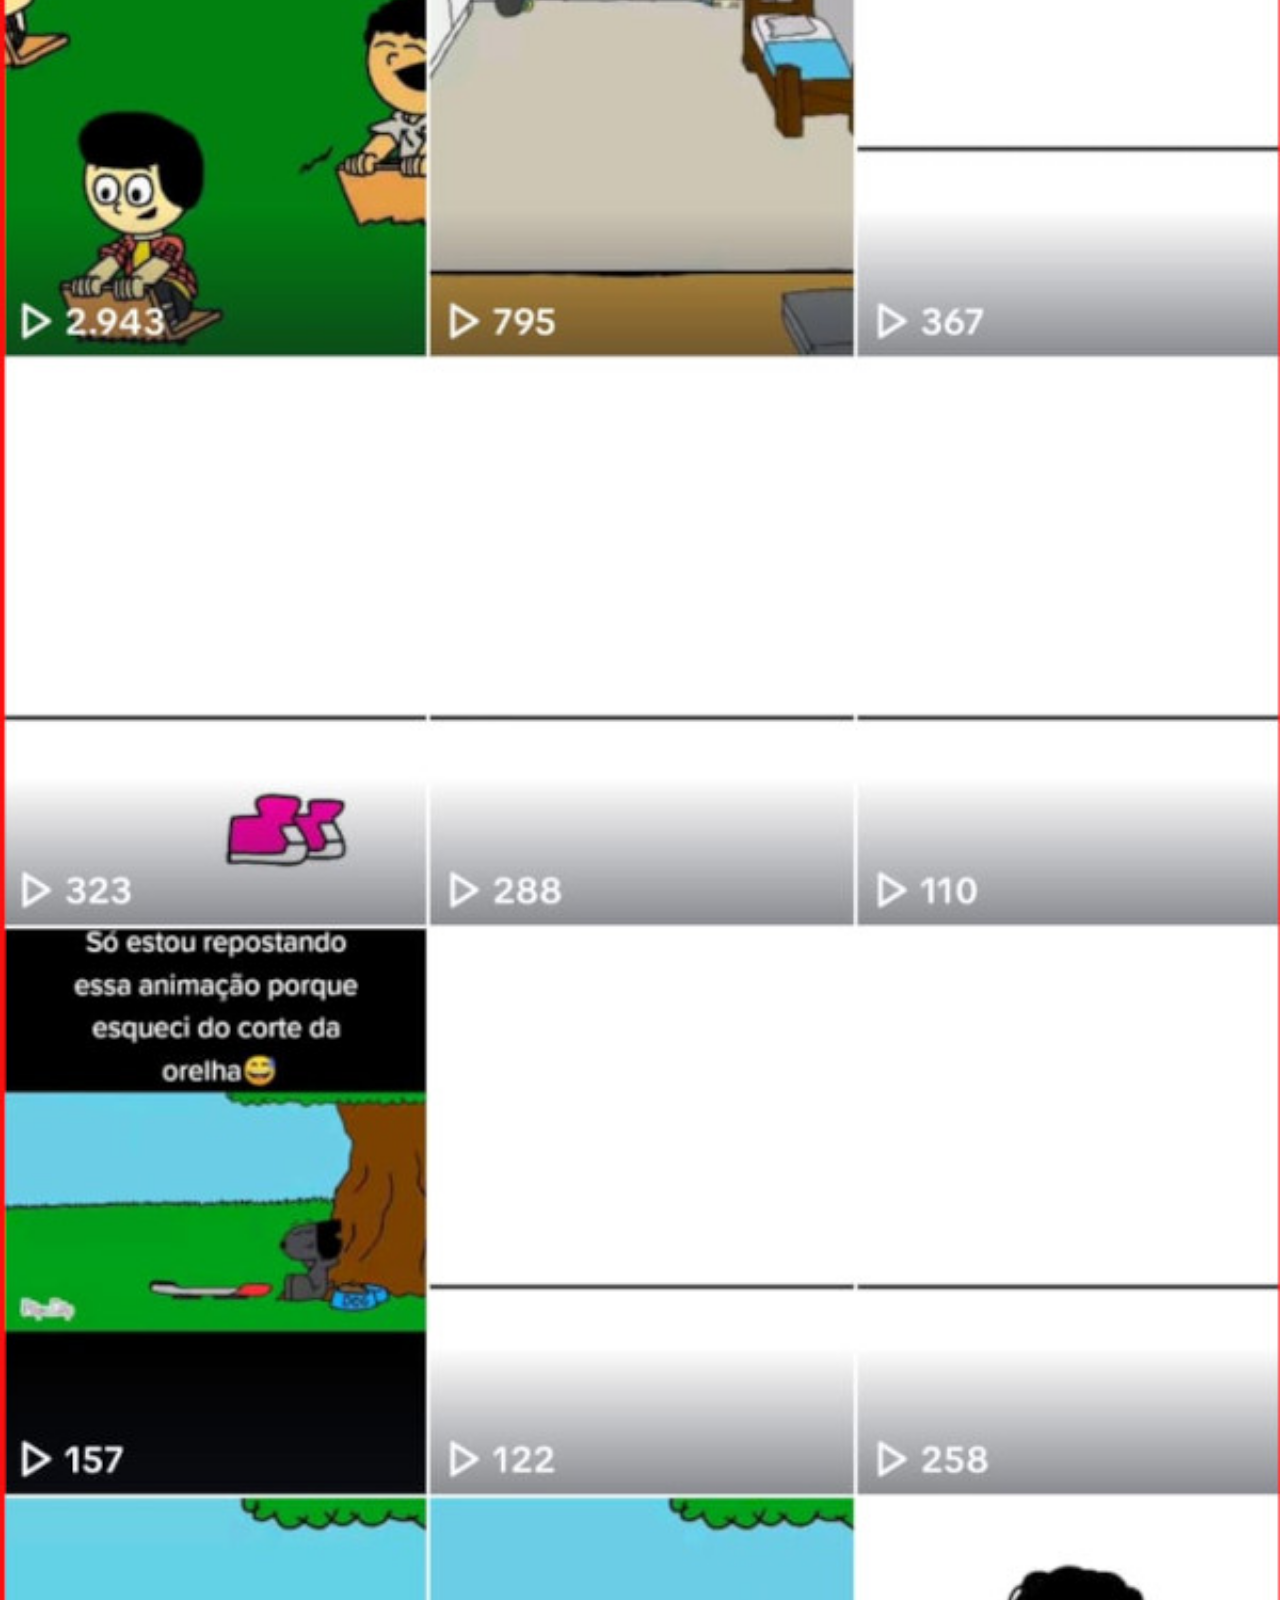
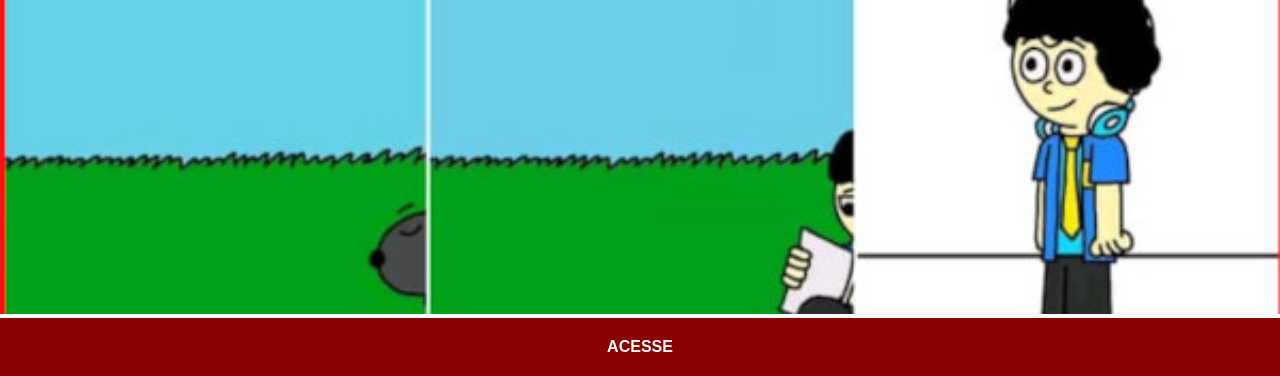
<file: twitter.html>
<!DOCTYPE html>
<html lang="pt-br">
<head>
    <meta charset="UTF-8">
    <meta name="viewport" content="width=device-width, initial-scale=1.0">
    <title>Twitter</title>
    <link rel="stylesheet" href="estilos/social.css">
</head>
<body>
    <img src="pacote-d013/imagens/tela-tiktok.jpg" alt="TikTok"><a href="https://www.tiktok.com/@pedro1dog" target="_blank">ACESSE</a>
</body>
</html>
</file>
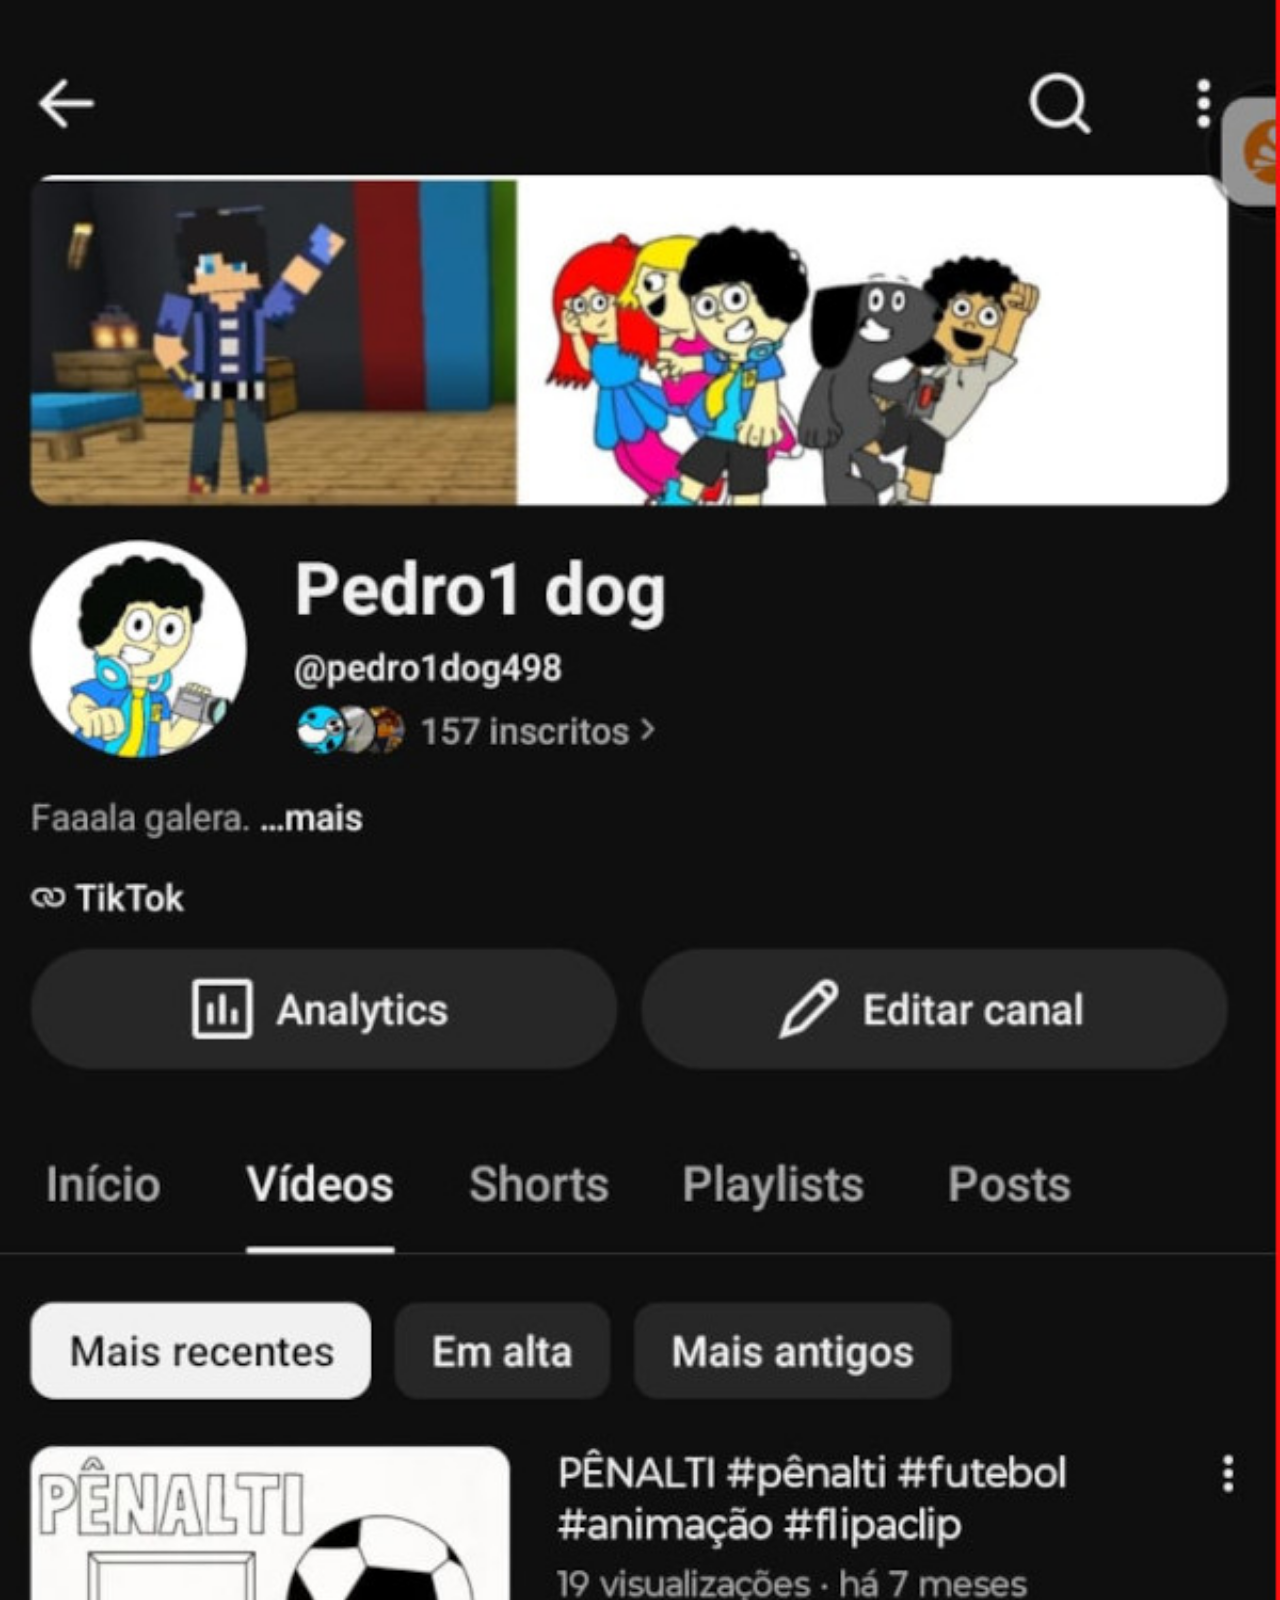
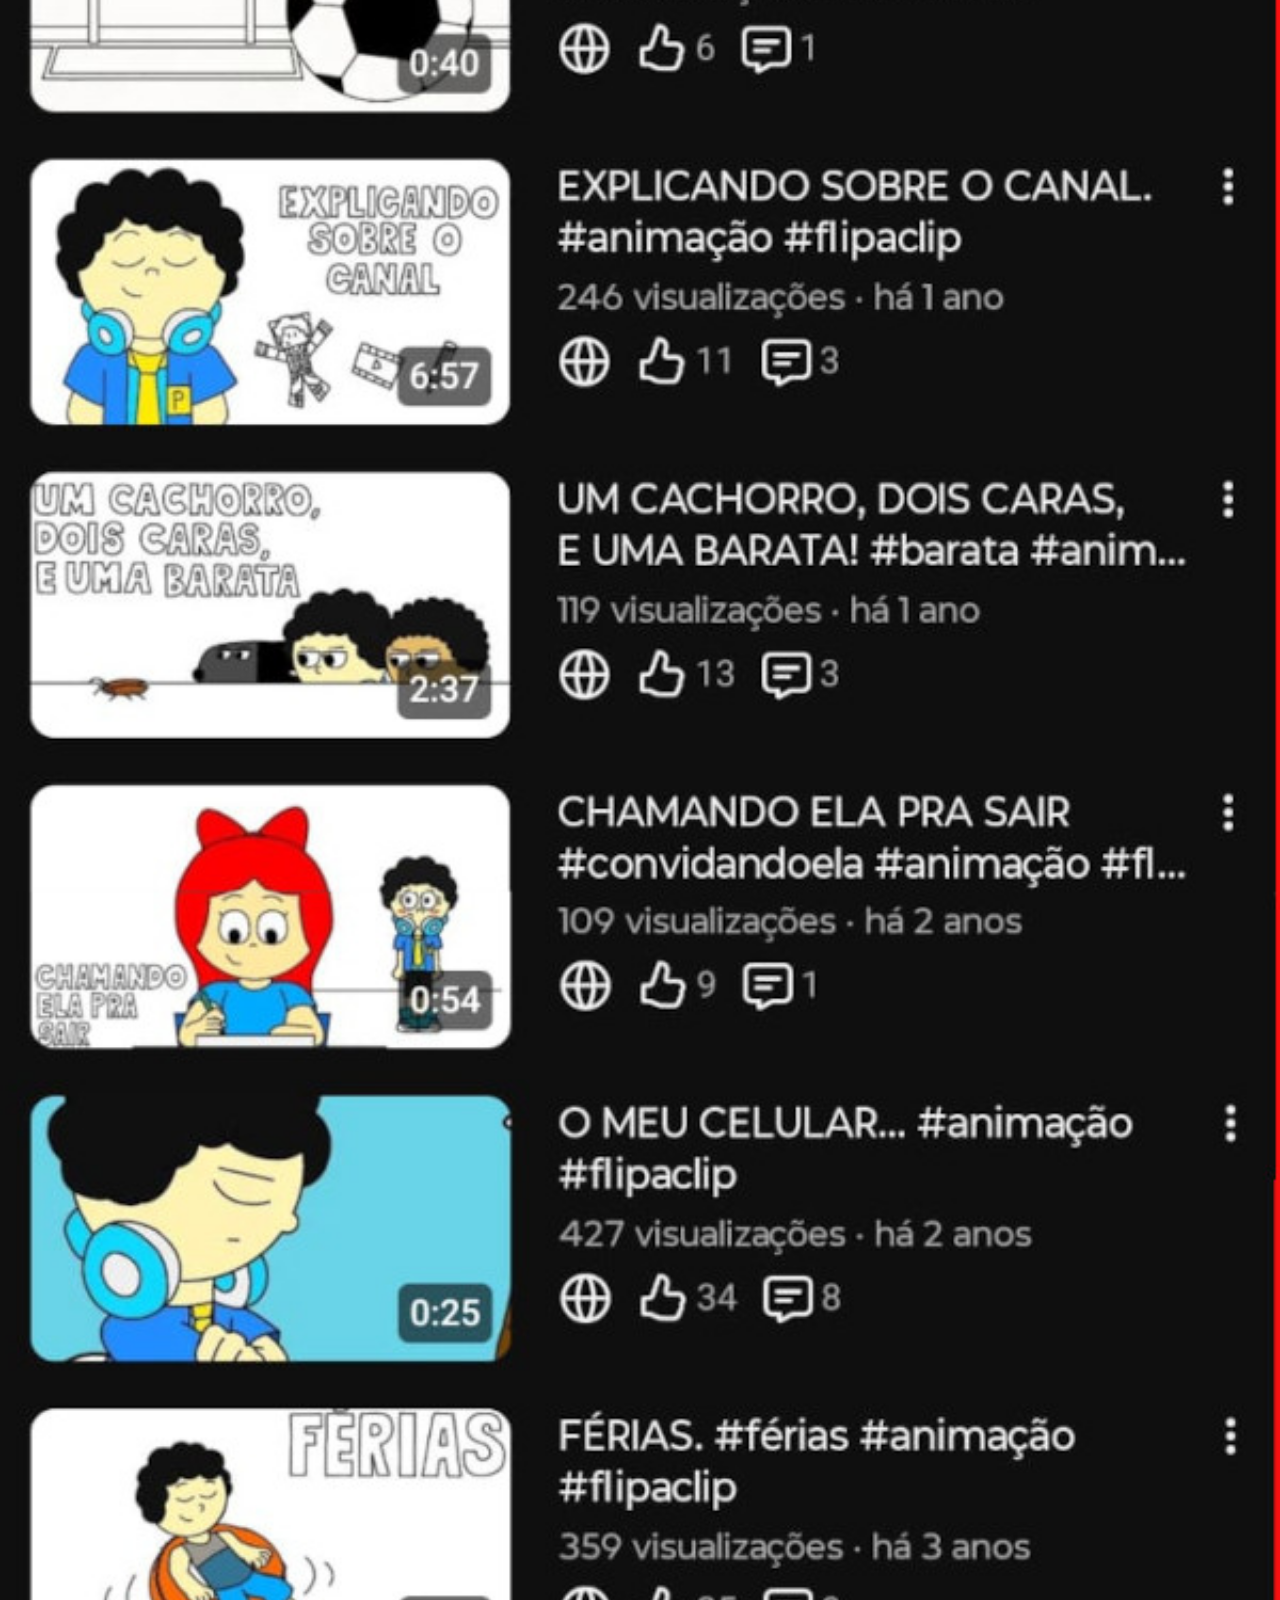
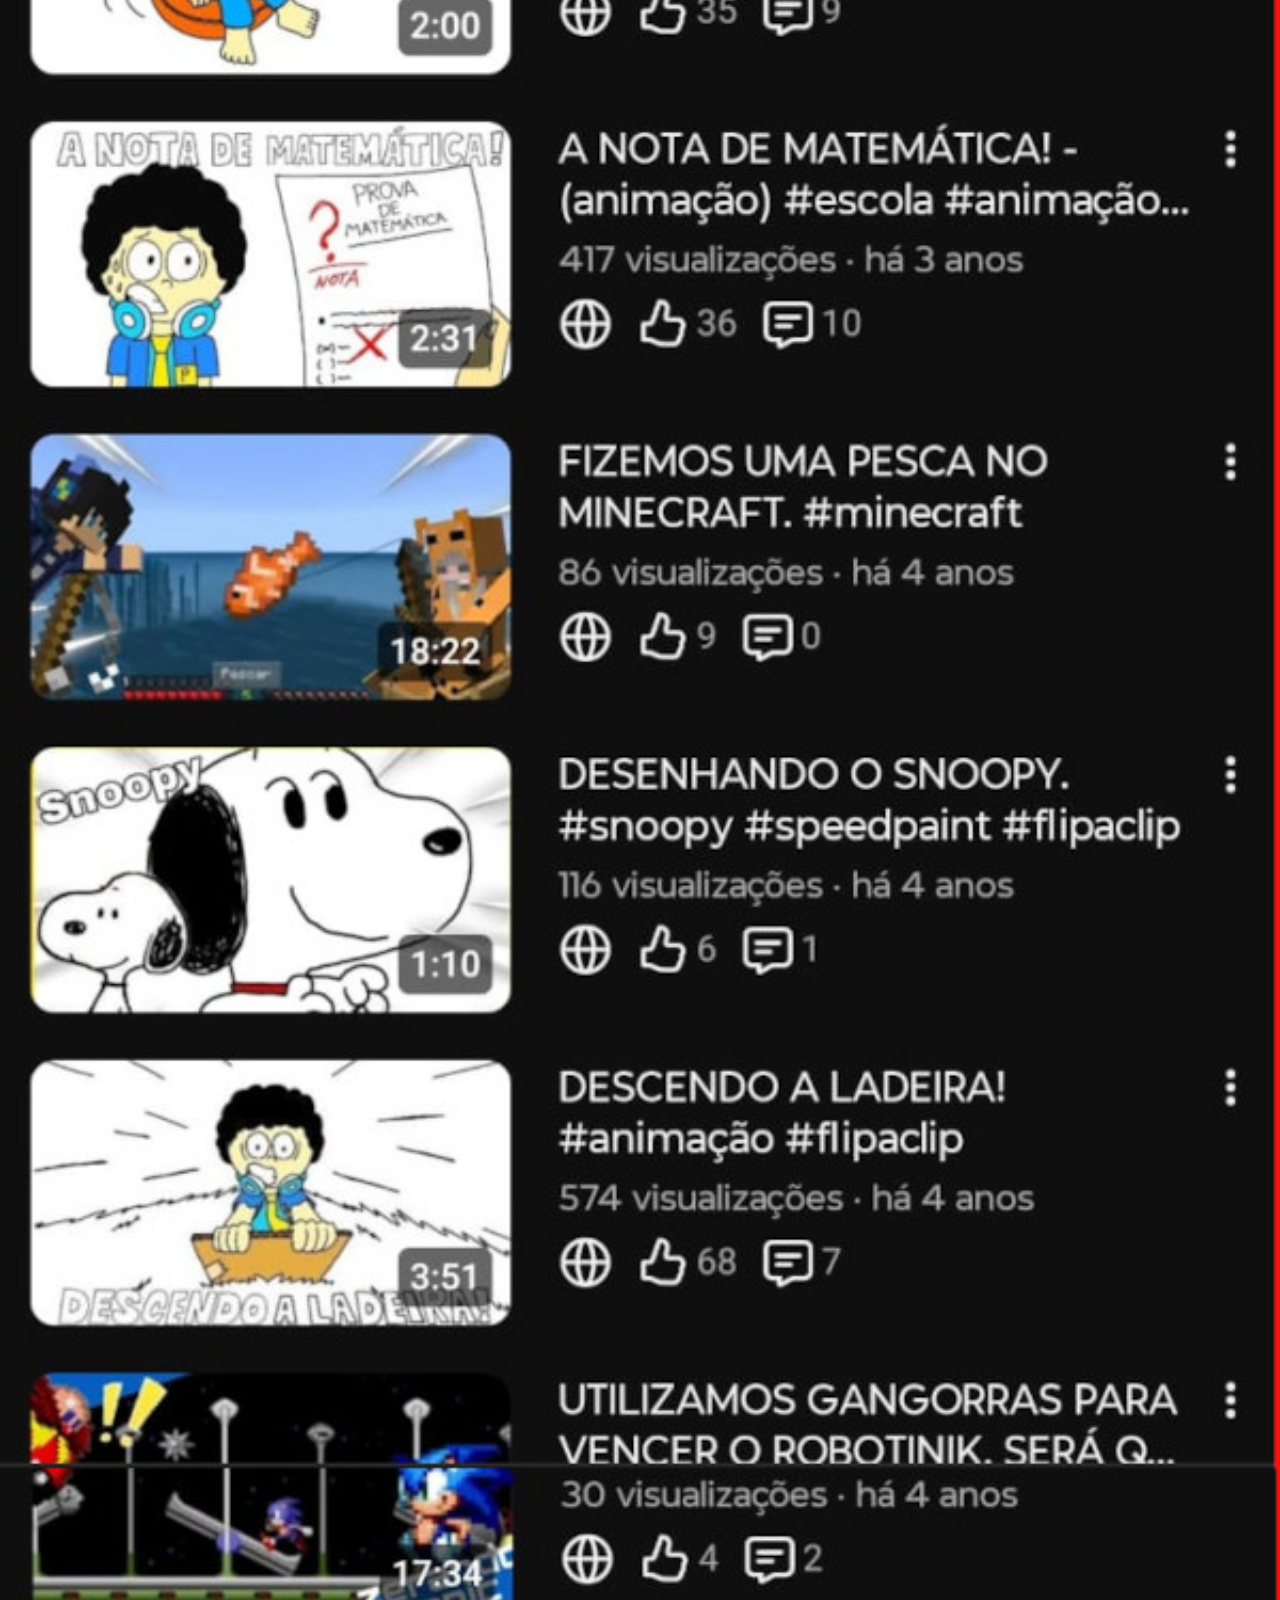
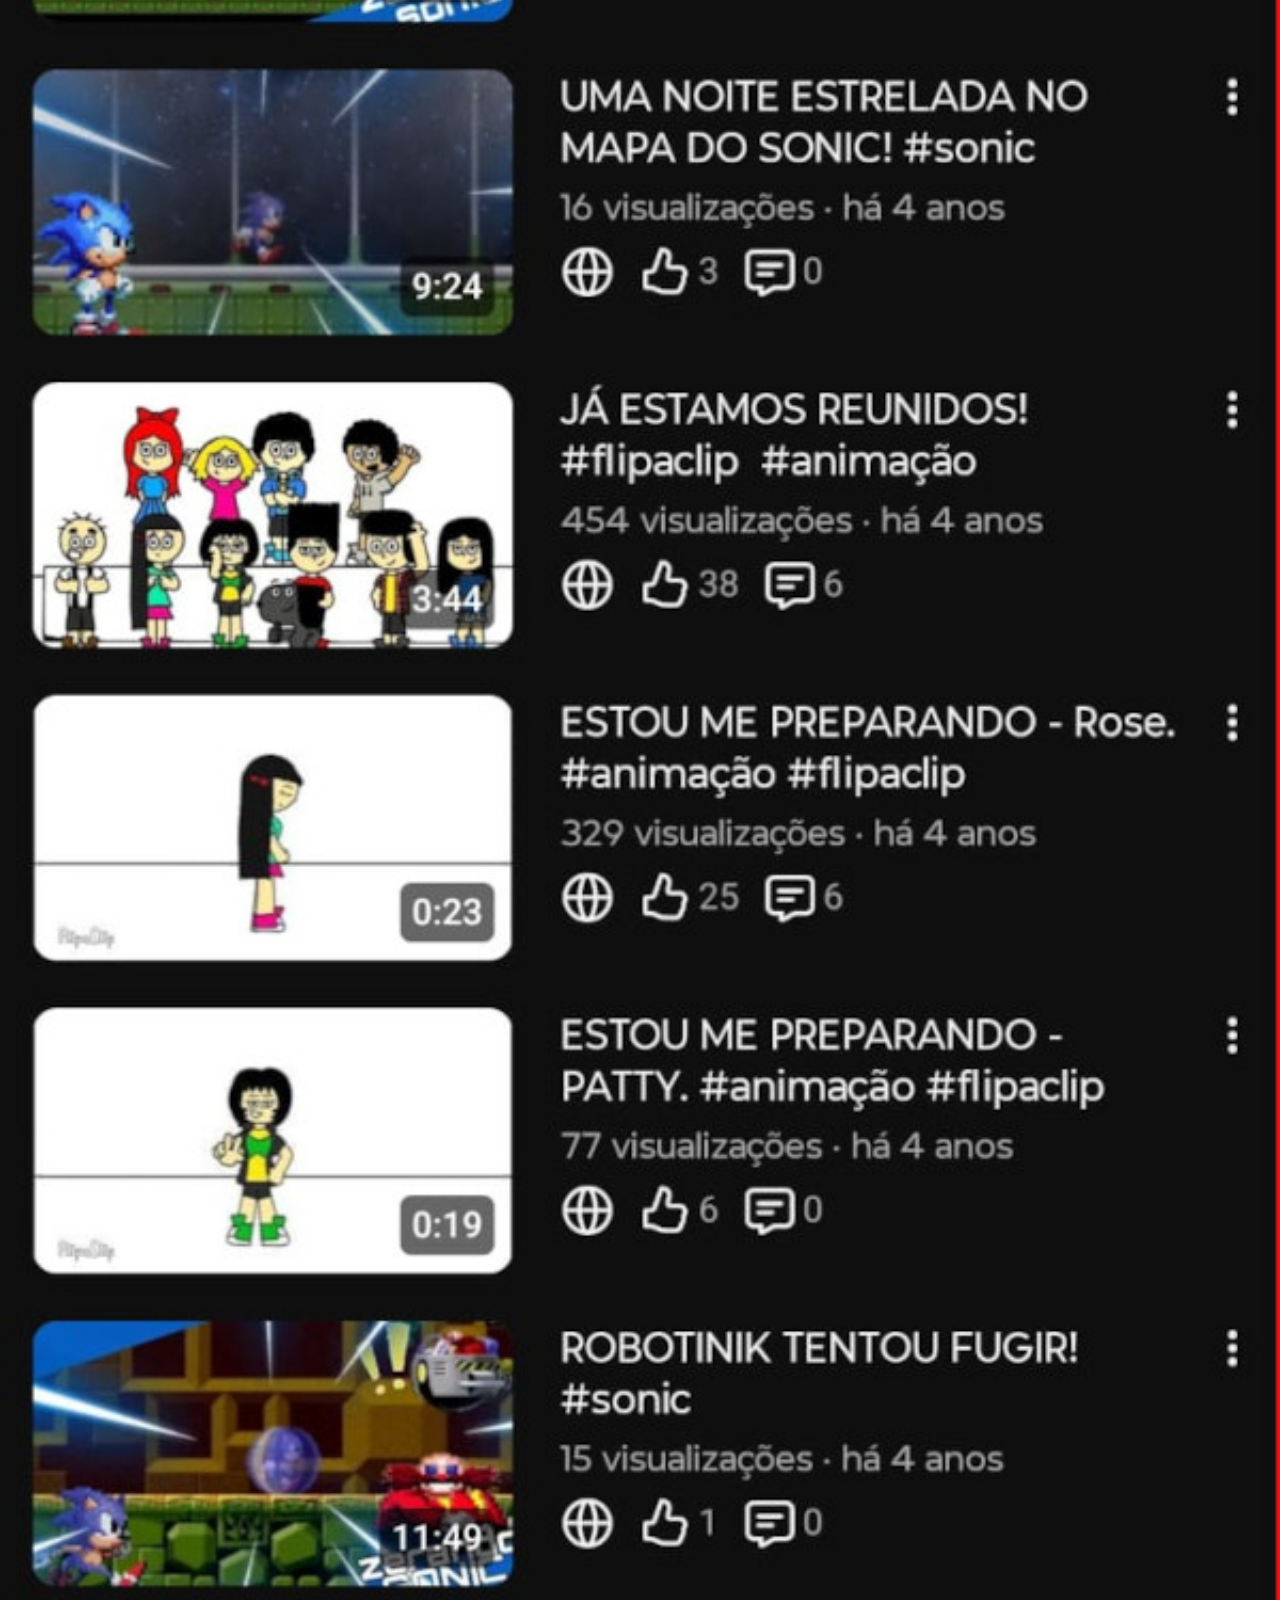
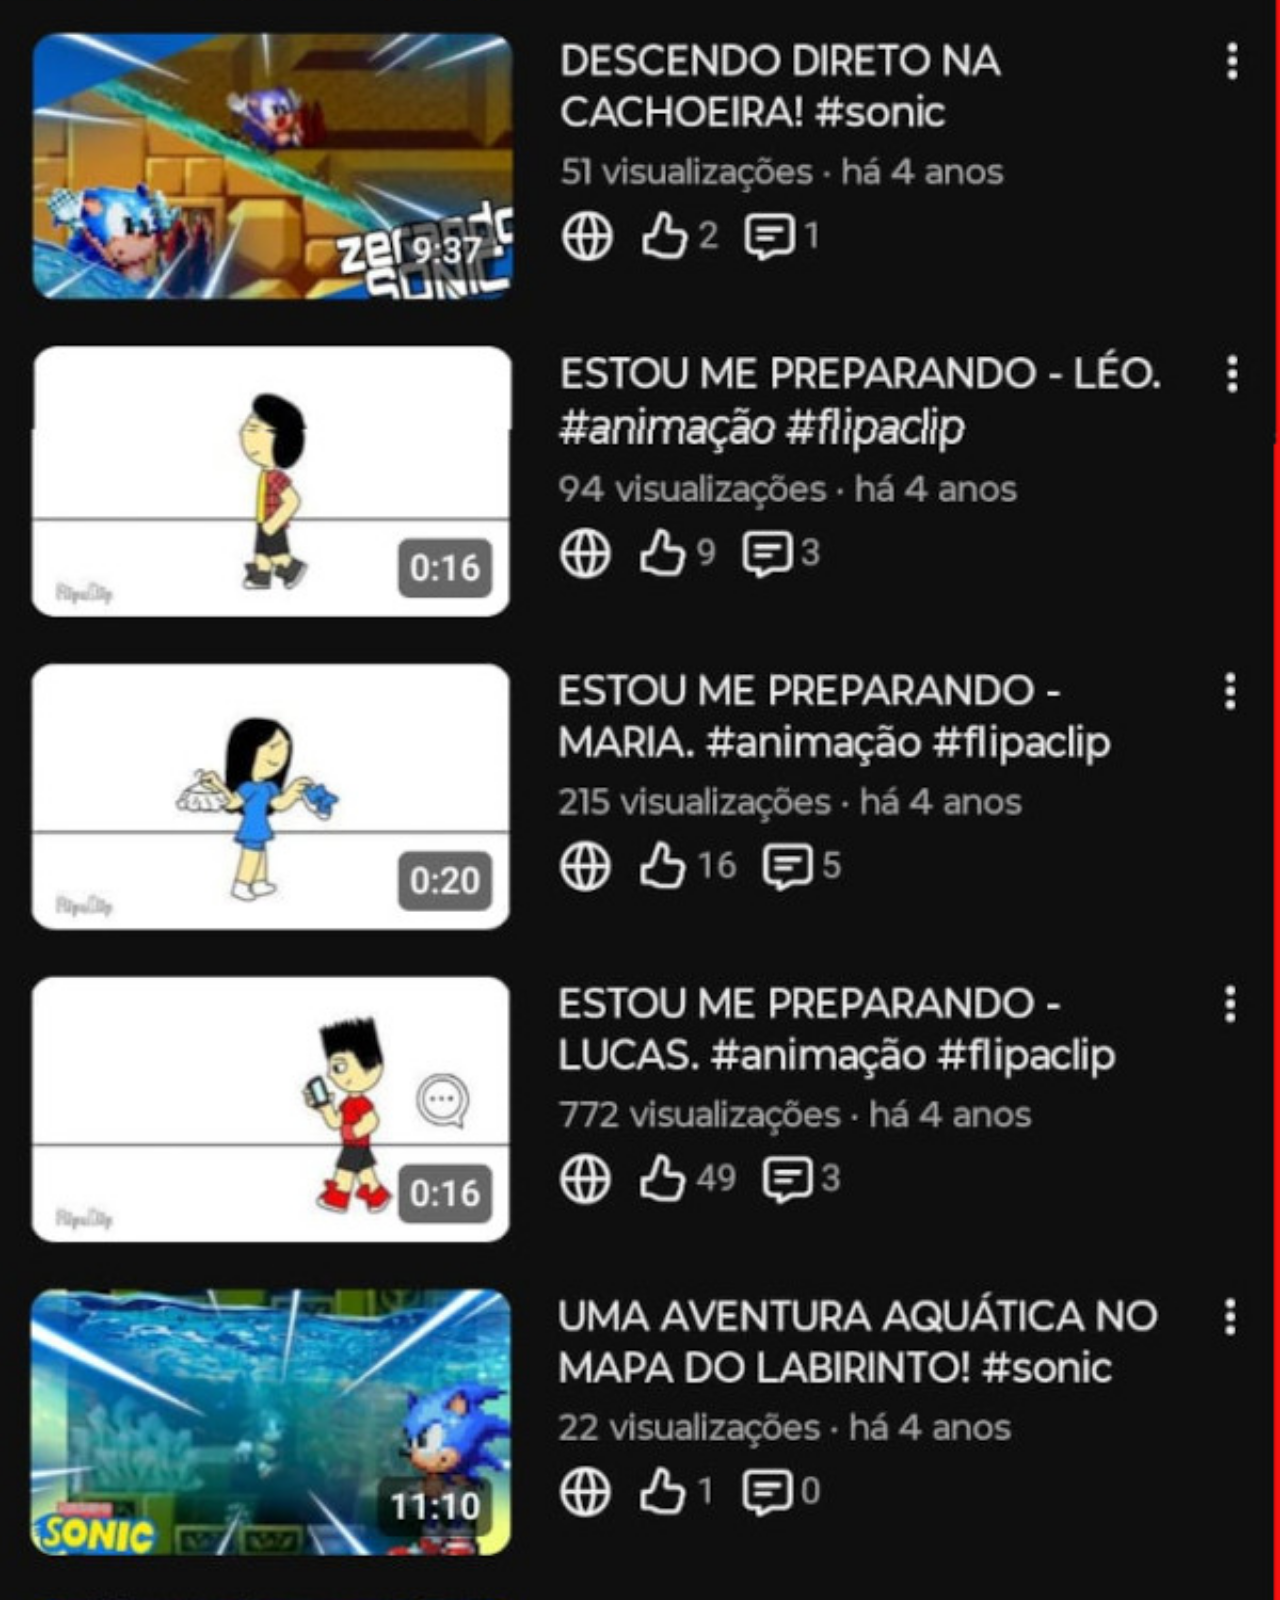
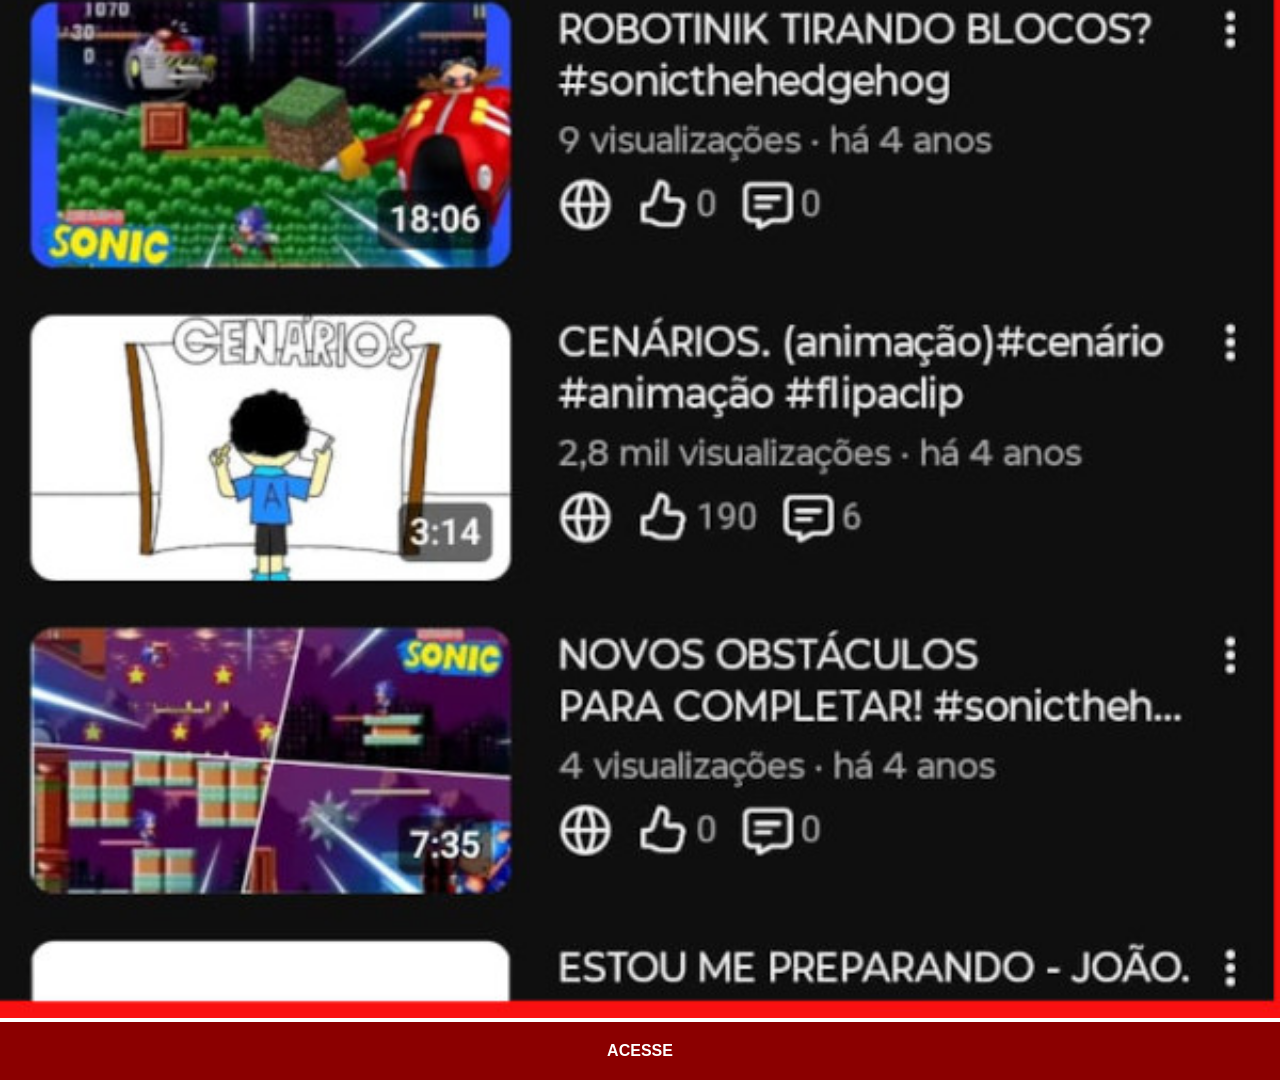
<file: youtube.html>
<!DOCTYPE html>
<html lang="pt-br">
<head>
    <meta charset="UTF-8">
    <meta name="viewport" content="width=device-width, initial-scale=1.0">
    <title>YouTube</title>
    <link rel="stylesheet" href="estilos/social.css">
</head>
<body>
    <img src="pacote-d013/imagens/tela-youtube.png" alt="YouTube"><a href="https://www.youtube.com/@pedro1dog498" target="_blank">ACESSE</a>
</body>
</html>
</file>
<file: estilos/social.css>
@charset "UTF-8";

        * {
            margin: 0px;
            padding: 0px;
            font-family: Arial, Helvetica, sans-serif;
        }

        ::-webkit-scrollbar {
            width: 0px;
            height: 0px;
        }

        img {
            width: 100vw;
        }

        a {
            display: block;
            background-color: darkred;
            color: white;
            font-weight: bolder;
            text-align: center;
            padding: 20px;
            text-decoration: none;
        }

        a:hover {
            background: red;
        }
</file>
